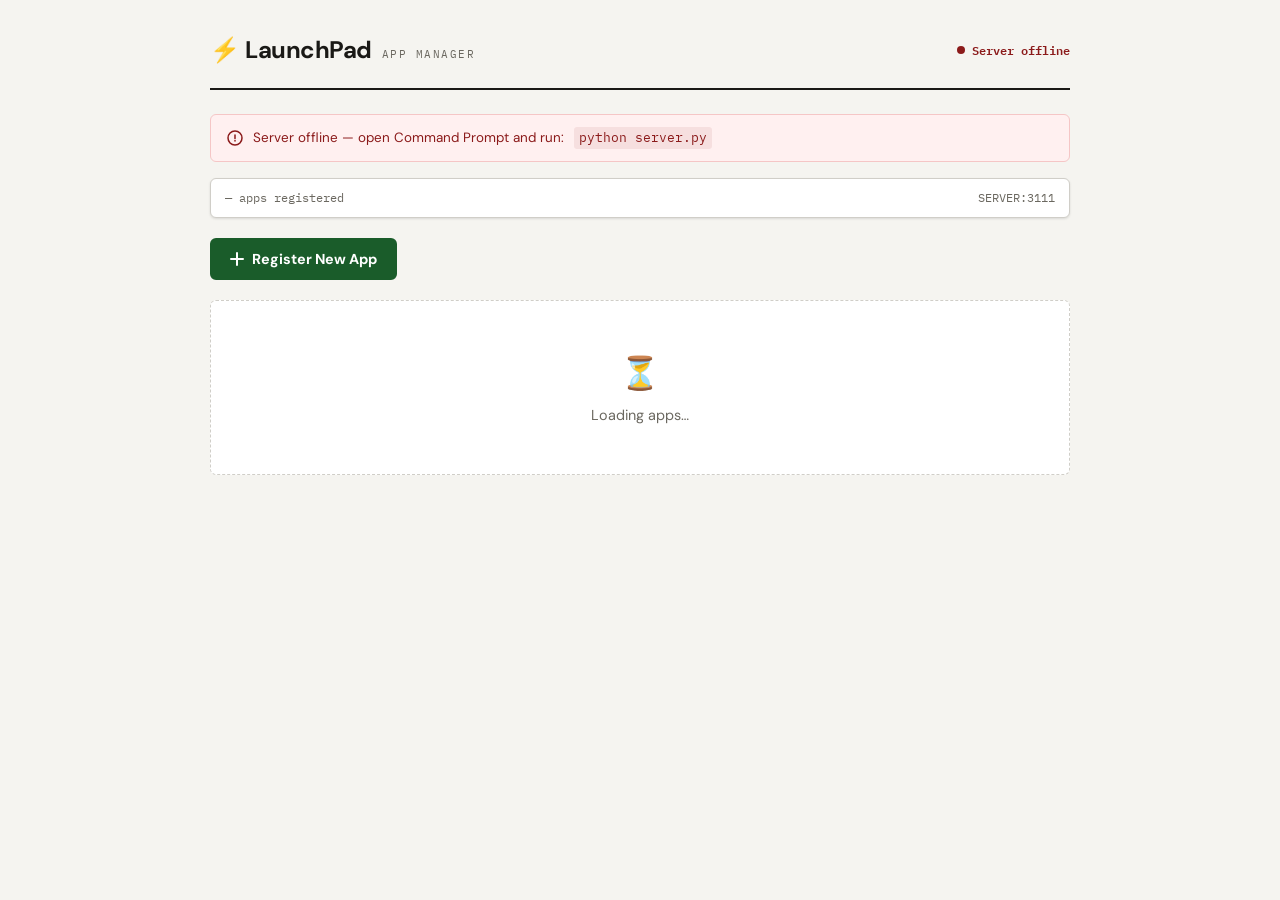
<file: other/index.html>
<!DOCTYPE html>
<html lang="en">
<head>
<meta charset="UTF-8">
<meta name="viewport" content="width=device-width, initial-scale=1.0">
<title>LaunchPad — App Manager</title>
<meta name="description" content="Manage and launch your local apps with one click.">
<style>
  @import url('https://fonts.googleapis.com/css2?family=IBM+Plex+Mono:wght@400;600&family=DM+Sans:wght@400;500;700&display=swap');

  :root {
    --bg:            #f5f4f0;
    --surface:       #ffffff;
    --border:        #d0cec8;
    --border-strong: #9a9690;
    --text:          #1a1916;
    --muted:         #6b6860;
    --accent:        #1a5c2a;
    --accent-fg:     #ffffff;
    --accent-hover:  #134820;
    --danger:        #8b1a1a;
    --danger-bg:     #fff0f0;
    --running:       #1a5c2a;
    --running-bg:    #f0fff4;
    --yellow:        #7a5c00;
    --yellow-bg:     #fffbeb;
    --mono:          'IBM Plex Mono', monospace;
    --sans:          'DM Sans', sans-serif;
    --radius:        6px;
    --shadow:        0 1px 3px rgba(0,0,0,0.08), 0 1px 2px rgba(0,0,0,0.04);
  }

  *, *::before, *::after { box-sizing: border-box; margin: 0; padding: 0; }

  body {
    font-family: var(--sans);
    background: var(--bg);
    color: var(--text);
    min-height: 100vh;
    font-size: 1rem;
    line-height: 1.5;
  }

  .skip-link {
    position: absolute; top: -999px; left: 0;
    background: var(--accent); color: var(--accent-fg);
    padding: 8px 16px; font-weight: 700; text-decoration: none;
    border-radius: 0 0 var(--radius) 0; z-index: 9999;
  }
  .skip-link:focus { top: 0; }

  :focus-visible {
    outline: 3px solid var(--accent);
    outline-offset: 2px;
    border-radius: var(--radius);
  }

  .wrapper { max-width: 900px; margin: 0 auto; padding: 32px 20px 80px; }

  header {
    display: flex; align-items: center; justify-content: space-between; gap: 16px;
    padding-bottom: 20px; border-bottom: 2px solid var(--text); margin-bottom: 24px;
  }

  .logo { display: flex; align-items: baseline; gap: 10px; }
  .logo h1 { font-size: 1.5rem; font-weight: 700; letter-spacing: -0.5px; color: var(--text); }
  .logo-tag { font-family: var(--mono); font-size: 0.7rem; color: var(--muted); text-transform: uppercase; letter-spacing: 1.5px; }

  .status-bar {
    display: flex; align-items: center; justify-content: space-between; gap: 12px;
    background: var(--surface); border: 1px solid var(--border); border-radius: var(--radius);
    padding: 10px 14px; margin-bottom: 20px; box-shadow: var(--shadow);
  }

  .status-pill { display: inline-flex; align-items: center; gap: 7px; font-family: var(--mono); font-size: 0.75rem; font-weight: 600; }
  .status-dot { width: 8px; height: 8px; border-radius: 50%; background: var(--border-strong); flex-shrink: 0; }
  .status-pill.online .status-dot { background: var(--running); animation: blink 2s infinite; }
  .status-pill.online { color: var(--running); }
  .status-pill.offline .status-dot { background: var(--danger); }
  .status-pill.offline { color: var(--danger); }

  @keyframes blink { 0%,100%{opacity:1} 60%{opacity:0.35} }

  .app-count { font-family: var(--mono); font-size: 0.75rem; color: var(--muted); }

  .btn-add {
    display: inline-flex; align-items: center; gap: 8px;
    padding: 10px 18px; background: var(--accent); color: var(--accent-fg);
    border: 2px solid var(--accent); border-radius: var(--radius);
    font-family: var(--sans); font-size: 0.9rem; font-weight: 700;
    cursor: pointer; transition: background 0.15s, border-color 0.15s; margin-bottom: 20px;
  }
  .btn-add:hover, .btn-add:focus-visible { background: var(--accent-hover); border-color: var(--accent-hover); outline: none; }

  .app-grid { display: grid; grid-template-columns: repeat(auto-fill, minmax(260px, 1fr)); gap: 12px; }

  .app-card {
    background: var(--surface); border: 1px solid var(--border); border-radius: var(--radius);
    padding: 16px; box-shadow: var(--shadow); display: flex; flex-direction: column; gap: 10px;
    transition: border-color 0.15s, box-shadow 0.15s; position: relative;
  }
  .app-card:hover { border-color: var(--border-strong); box-shadow: 0 2px 8px rgba(0,0,0,0.1); }
  .app-card.is-running { border-left: 3px solid var(--running); }

  .card-top { display: flex; align-items: flex-start; gap: 12px; }
  .app-icon { width: 40px; height: 40px; border-radius: var(--radius); background: var(--bg); border: 1px solid var(--border); display: flex; align-items: center; justify-content: center; font-size: 1.3rem; flex-shrink: 0; user-select: none; }
  .app-info { flex: 1; min-width: 0; }
  .app-name { font-size: 0.95rem; font-weight: 700; white-space: nowrap; overflow: hidden; text-overflow: ellipsis; color: var(--text); }

  .app-badge { display: inline-block; font-family: var(--mono); font-size: 0.62rem; font-weight: 600; text-transform: uppercase; letter-spacing: 0.8px; padding: 2px 6px; border-radius: 3px; margin-top: 3px; }
  .badge-node   { background: #e6f4ea; color: #1a5c2a; }
  .badge-python { background: var(--yellow-bg); color: var(--yellow); }
  .badge-other  { background: #eef; color: #334; }

  .running-badge { display: inline-flex; align-items: center; gap: 4px; font-family: var(--mono); font-size: 0.62rem; font-weight: 600; color: var(--running); background: var(--running-bg); border: 1px solid #b2dfca; border-radius: 3px; padding: 2px 6px; margin-left: 4px; }
  .running-badge::before { content: ''; width: 5px; height: 5px; border-radius: 50%; background: var(--running); animation: blink 1.5s infinite; }

  .card-meta { display: flex; flex-direction: column; gap: 4px; }
  .meta-row { display: flex; align-items: center; gap: 6px; font-family: var(--mono); font-size: 0.7rem; color: var(--muted); overflow: hidden; }
  .meta-row span { white-space: nowrap; overflow: hidden; text-overflow: ellipsis; }
  .meta-row svg { flex-shrink: 0; opacity: 0.5; }

  .card-actions { display: flex; gap: 6px; margin-top: 2px; }

  .btn-launch {
    flex: 1; padding: 8px 12px; background: var(--accent); color: var(--accent-fg);
    border: 2px solid var(--accent); border-radius: var(--radius);
    font-family: var(--sans); font-size: 0.82rem; font-weight: 700; cursor: pointer;
    display: flex; align-items: center; justify-content: center; gap: 5px;
    transition: background 0.15s, border-color 0.15s;
  }
  .btn-launch:hover, .btn-launch:focus-visible { background: var(--accent-hover); border-color: var(--accent-hover); outline: none; }
  .btn-launch:disabled { opacity: 0.55; cursor: wait; }
  .btn-launch.running { background: var(--running-bg); color: var(--running); border-color: #b2dfca; }
  .btn-launch.running:hover { background: #d4f0e0; border-color: var(--running); }

  .btn-sm { width: 34px; height: 34px; background: var(--bg); border: 1px solid var(--border); border-radius: var(--radius); color: var(--muted); cursor: pointer; display: flex; align-items: center; justify-content: center; transition: all 0.15s; flex-shrink: 0; }
  .btn-sm:hover, .btn-sm:focus-visible { background: var(--surface); border-color: var(--border-strong); color: var(--text); outline: none; }
  .btn-sm.danger:hover, .btn-sm.danger:focus-visible { background: var(--danger-bg); border-color: var(--danger); color: var(--danger); }

  .empty-state { grid-column: 1 / -1; text-align: center; padding: 48px 20px; color: var(--muted); border: 1px dashed var(--border); border-radius: var(--radius); background: var(--surface); }
  .empty-state p { font-size: 0.9rem; margin-top: 8px; }

  .overlay { position: fixed; inset: 0; background: rgba(26,25,22,0.55); z-index: 200; display: flex; align-items: center; justify-content: center; padding: 20px; opacity: 0; pointer-events: none; transition: opacity 0.18s; }
  .overlay.open { opacity: 1; pointer-events: all; }

  .modal { background: var(--surface); border: 1px solid var(--border-strong); border-radius: var(--radius); padding: 28px; width: 100%; max-width: 480px; box-shadow: 0 8px 32px rgba(0,0,0,0.18); transform: translateY(8px); transition: transform 0.18s; }
  .overlay.open .modal { transform: translateY(0); }

  .modal-header { display: flex; align-items: center; justify-content: space-between; margin-bottom: 20px; }
  .modal-header h2 { font-size: 1.1rem; font-weight: 700; }

  .btn-close { width: 28px; height: 28px; background: none; border: 1px solid var(--border); border-radius: var(--radius); cursor: pointer; display: flex; align-items: center; justify-content: center; color: var(--muted); transition: all 0.15s; }
  .btn-close:hover { background: var(--bg); color: var(--text); border-color: var(--border-strong); }

  .field { margin-bottom: 14px; }
  .field label { display: block; font-size: 0.8rem; font-weight: 700; margin-bottom: 5px; color: var(--text); }
  .field input, .field select { width: 100%; background: var(--bg); border: 1.5px solid var(--border); border-radius: var(--radius); padding: 9px 11px; color: var(--text); font-family: var(--mono); font-size: 0.82rem; outline: none; transition: border-color 0.15s; }
  .field input:focus, .field select:focus { border-color: var(--accent); background: var(--surface); }
  .field input::placeholder { color: var(--muted); }
  .field-hint { font-size: 0.72rem; color: var(--muted); margin-top: 4px; }

  .icon-picker { display: flex; gap: 6px; flex-wrap: wrap; margin-top: 4px; }
  .icon-opt { width: 38px; height: 38px; border-radius: var(--radius); border: 1.5px solid var(--border); background: var(--bg); font-size: 1.1rem; cursor: pointer; display: flex; align-items: center; justify-content: center; transition: all 0.12s; }
  .icon-opt:hover, .icon-opt.selected { border-color: var(--accent); background: #e6f4ea; }

  .modal-actions { display: flex; gap: 8px; margin-top: 20px; padding-top: 16px; border-top: 1px solid var(--border); }

  .btn-primary { flex: 2; padding: 10px 16px; background: var(--accent); color: var(--accent-fg); border: 2px solid var(--accent); border-radius: var(--radius); font-family: var(--sans); font-size: 0.88rem; font-weight: 700; cursor: pointer; transition: background 0.15s, border-color 0.15s; }
  .btn-primary:hover, .btn-primary:focus-visible { background: var(--accent-hover); border-color: var(--accent-hover); outline: none; }

  .btn-secondary { flex: 1; padding: 10px 16px; background: var(--surface); color: var(--text); border: 1.5px solid var(--border); border-radius: var(--radius); font-family: var(--sans); font-size: 0.88rem; font-weight: 600; cursor: pointer; transition: all 0.15s; }
  .btn-secondary:hover, .btn-secondary:focus-visible { border-color: var(--border-strong); background: var(--bg); outline: none; }

  .btn-danger-solid { flex: 1; padding: 10px 16px; background: var(--danger); color: #fff; border: 2px solid var(--danger); border-radius: var(--radius); font-family: var(--sans); font-size: 0.88rem; font-weight: 700; cursor: pointer; transition: opacity 0.15s; }
  .btn-danger-solid:hover { opacity: 0.88; }

  .confirm-body { text-align: center; }
  .confirm-body .confirm-icon { font-size: 2rem; margin-bottom: 10px; }
  .confirm-body h3 { font-size: 1rem; font-weight: 700; margin-bottom: 6px; }
  .confirm-body p { font-size: 0.82rem; color: var(--muted); font-family: var(--mono); margin-bottom: 4px; }

  .toast { position: fixed; bottom: 20px; left: 50%; transform: translateX(-50%) translateY(60px); background: var(--text); color: #fff; border-radius: var(--radius); padding: 10px 18px; font-size: 0.82rem; font-weight: 600; display: flex; align-items: center; gap: 8px; box-shadow: 0 4px 16px rgba(0,0,0,0.2); z-index: 999; transition: transform 0.25s cubic-bezier(0.34,1.56,0.64,1); max-width: calc(100vw - 40px); }
  .toast.show { transform: translateX(-50%) translateY(0); }

  .offline-banner { background: var(--danger-bg); border: 1px solid #f5c6c6; border-radius: var(--radius); padding: 12px 16px; font-size: 0.84rem; color: var(--danger); display: flex; align-items: center; gap: 10px; margin-bottom: 16px; }
  .offline-banner code { font-family: var(--mono); background: rgba(139,26,26,0.08); padding: 1px 5px; border-radius: 3px; font-size: 0.82rem; }

  @media (max-width: 480px) {
    header { flex-direction: column; align-items: flex-start; }
    .app-grid { grid-template-columns: 1fr; }
  }
</style>
</head>
<body>

<a href="#main" class="skip-link">Skip to content</a>
<div role="status" aria-live="polite" aria-atomic="true" id="liveRegion" style="position:absolute;width:1px;height:1px;overflow:hidden;clip:rect(0,0,0,0);"></div>

<div class="wrapper">
  <header role="banner">
    <div class="logo">
      <h1>⚡ LaunchPad</h1>
      <span class="logo-tag">App Manager</span>
    </div>
    <div class="status-pill" id="serverStatus" role="status" aria-label="Server status">
      <span class="status-dot" aria-hidden="true"></span>
      <span id="serverLabel">Checking…</span>
    </div>
  </header>

  <main id="main">
    <div id="offlineBanner" class="offline-banner" role="alert" hidden>
      <svg width="16" height="16" viewBox="0 0 16 16" fill="none" aria-hidden="true"><circle cx="8" cy="8" r="7" stroke="currentColor" stroke-width="1.5"/><path d="M8 5v3.5M8 10.5v.5" stroke="currentColor" stroke-width="1.5" stroke-linecap="round"/></svg>
      Server offline — open Command Prompt and run: <code>python server.py</code>
    </div>

    <div class="status-bar" aria-label="Dashboard summary">
      <span class="app-count" id="appCountLabel">— apps registered</span>
      <span style="font-size:0.72rem;color:var(--muted);font-family:var(--mono)">SERVER:3111</span>
    </div>

    <button class="btn-add" onclick="openModal()" aria-label="Register a new app">
      <svg width="14" height="14" viewBox="0 0 14 14" fill="none" aria-hidden="true"><path d="M7 1v12M1 7h12" stroke="currentColor" stroke-width="2" stroke-linecap="round"/></svg>
      Register New App
    </button>

    <div class="app-grid" id="appGrid" role="list" aria-label="Registered apps">
      <div class="empty-state" role="listitem">
        <div style="font-size:2rem" aria-hidden="true">⏳</div>
        <p>Loading apps…</p>
      </div>
    </div>
  </main>
</div>

<!-- Add / Edit Modal -->
<div class="overlay" id="overlay" role="dialog" aria-modal="true" aria-labelledby="modalTitle" onclick="handleOverlayClick(event)">
  <div class="modal">
    <div class="modal-header">
      <h2 id="modalTitle">Register App</h2>
      <button class="btn-close" onclick="closeModal()" aria-label="Close dialog">
        <svg width="12" height="12" viewBox="0 0 12 12" fill="none" aria-hidden="true"><path d="M1 1l10 10M11 1L1 11" stroke="currentColor" stroke-width="1.8" stroke-linecap="round"/></svg>
      </button>
    </div>

    <div class="field">
      <label for="f-name">App Name</label>
      <input type="text" id="f-name" placeholder="e.g. Reports Dashboard" autocomplete="off" />
    </div>
    <div class="field">
      <label for="f-type">App Type</label>
      <select id="f-type">
        <option value="node">Node.js / npm</option>
        <option value="python">Python</option>
        <option value="other">Other</option>
      </select>
    </div>
    <div class="field">
      <label for="f-path">Folder Path</label>
      <input type="text" id="f-path" placeholder="e.g. C:\Users\you\projects\my-app" autocomplete="off" />
      <div class="field-hint">Full path to the folder containing your app</div>
    </div>
    <div class="field">
      <label for="f-cmd">Start Command</label>
      <input type="text" id="f-cmd" placeholder="e.g. npm run start  or  python app.py" autocomplete="off" />
    </div>
    <div class="field">
      <label>Icon</label>
      <div class="icon-picker" id="iconPicker" role="radiogroup" aria-label="Choose an icon"></div>
    </div>

    <div class="modal-actions">
      <button class="btn-secondary" onclick="closeModal()">Cancel</button>
      <button class="btn-primary" onclick="saveApp()">Save App</button>
    </div>
  </div>
</div>

<!-- Confirm Delete Modal -->
<div class="overlay" id="confirmOverlay" role="dialog" aria-modal="true" aria-labelledby="confirmTitle">
  <div class="modal">
    <div class="confirm-body">
      <div class="confirm-icon" aria-hidden="true">🗑</div>
      <h3 id="confirmTitle">Remove this app?</h3>
      <p id="confirmMsg">This will remove the app from LaunchPad.</p>
      <p style="margin-top:4px;font-size:0.75rem;">Your actual files will not be deleted.</p>
    </div>
    <div class="modal-actions">
      <button class="btn-secondary" onclick="closeConfirm()">Keep it</button>
      <button class="btn-danger-solid" onclick="confirmDelete()">Remove</button>
    </div>
  </div>
</div>

<!-- Toast -->
<div class="toast" id="toast" role="presentation" aria-hidden="true">
  <span id="toastIcon" aria-hidden="true"></span>
  <span id="toastMsg"></span>
</div>

<script>
  const API   = 'http://localhost:3111/api';
  const ICONS = ['🚀','⚡','🔥','💻','🌐','🛠','📦','🐍','🤖','🧩','🎯','🔧','🌿','📡','🔑','💡'];

  let apps = [], editingId = null, deleteTargetId = null, selectedIcon = '🚀';

  async function checkServer() {
    try {
      const r = await fetch(`${API}/apps`, { signal: AbortSignal.timeout(2000) });
      if (r.ok) {
        document.getElementById('serverStatus').className = 'status-pill online';
        document.getElementById('serverLabel').textContent = 'Server online';
        document.getElementById('offlineBanner').hidden = true;
        return true;
      }
    } catch {}
    document.getElementById('serverStatus').className = 'status-pill offline';
    document.getElementById('serverLabel').textContent = 'Server offline';
    document.getElementById('offlineBanner').hidden = false;
    return false;
  }

  async function loadApps() {
    try {
      const r = await fetch(`${API}/apps`);
      apps = await r.json();
      renderApps();
    } catch {
      document.getElementById('appGrid').innerHTML = `
        <div class="empty-state" role="listitem">
          <div style="font-size:1.8rem" aria-hidden="true">🔴</div>
          <p>Cannot reach the server.<br>Open Command Prompt and run: <strong>python server.py</strong></p>
        </div>`;
    }
  }

  function renderApps() {
    const grid  = document.getElementById('appGrid');
    const count = apps.length;
    document.getElementById('appCountLabel').textContent =
      count === 0 ? 'No apps registered' : `${count} app${count !== 1 ? 's' : ''} registered`;

    if (!count) {
      grid.innerHTML = `<div class="empty-state" role="listitem"><div style="font-size:2rem" aria-hidden="true">🚀</div><p>No apps yet — click <strong>Register New App</strong> to add your first one.</p></div>`;
      return;
    }

    grid.innerHTML = apps.map(app => {
      const bc = app.type === 'node' ? 'badge-node' : app.type === 'python' ? 'badge-python' : 'badge-other';
      const bl = app.type === 'node' ? 'Node.js'   : app.type === 'python' ? 'Python'       : 'Other';
      return `
        <article class="app-card ${app.running ? 'is-running' : ''}" id="card-${app.id}" role="listitem" aria-label="${esc(app.name)}${app.running ? ', running' : ''}">
          <div class="card-top">
            <div class="app-icon" aria-hidden="true">${app.icon || '🚀'}</div>
            <div class="app-info">
              <div class="app-name">${esc(app.name)}</div>
              <span class="app-badge ${bc}">${bl}</span>
              ${app.running ? '<span class="running-badge">Running</span>' : ''}
            </div>
          </div>
          <div class="card-meta">
            <div class="meta-row" title="${esc(app.path)}">
              <svg width="11" height="11" viewBox="0 0 11 11" fill="none" aria-hidden="true"><path d="M1 2.5h3l1 1.5h5v6H1V2.5z" stroke="currentColor" stroke-width="1.2" stroke-linejoin="round"/></svg>
              <span>${esc(app.path)}</span>
            </div>
            <div class="meta-row" title="${esc(app.cmd)}">
              <svg width="11" height="11" viewBox="0 0 11 11" fill="none" aria-hidden="true"><path d="M2 3.5l2.5 2L2 7.5M5.5 7.5h3.5" stroke="currentColor" stroke-width="1.2" stroke-linecap="round" stroke-linejoin="round"/></svg>
              <span>${esc(app.cmd)}</span>
            </div>
          </div>
          <div class="card-actions">
            ${app.running
              ? `<button class="btn-launch running" onclick="stopApp('${app.id}')" aria-label="Mark ${esc(app.name)} as stopped">⏹ Mark Stopped</button>`
              : `<button class="btn-launch" onclick="launchApp('${app.id}')" aria-label="Launch ${esc(app.name)}">▶ Launch</button>`
            }
            <button class="btn-sm" onclick="openModal('${app.id}')" aria-label="Edit ${esc(app.name)}" title="Edit">
              <svg width="13" height="13" viewBox="0 0 13 13" fill="none" aria-hidden="true"><path d="M9.5 1.5l2 2-7 7H2.5v-2l7-7z" stroke="currentColor" stroke-width="1.3" stroke-linejoin="round"/></svg>
            </button>
            <button class="btn-sm danger" onclick="askDelete('${app.id}')" aria-label="Remove ${esc(app.name)}" title="Remove">
              <svg width="13" height="13" viewBox="0 0 13 13" fill="none" aria-hidden="true"><path d="M2 3.5h9M5 3.5V2h3v1.5M4 3.5l.5 7h4l.5-7" stroke="currentColor" stroke-width="1.3" stroke-linecap="round" stroke-linejoin="round"/></svg>
            </button>
          </div>
        </article>`;
    }).join('');
  }

  async function launchApp(id) {
    const btn = document.querySelector(`#card-${id} .btn-launch`);
    if (btn) { btn.disabled = true; btn.textContent = 'Launching…'; }
    try {
      const r    = await fetch(`${API}/launch/${id}`, { method: 'POST' });
      const data = await r.json();
      if (data.ok) { showToast('▶️', `${data.message} — check the new cmd window`); await loadApps(); }
      else { showToast('❌', data.error || 'Launch failed'); if (btn) { btn.disabled = false; btn.textContent = '▶ Launch'; } }
    } catch {
      showToast('❌', 'Cannot reach server — is server.py running?');
      if (btn) { btn.disabled = false; btn.textContent = '▶ Launch'; }
    }
  }

  async function stopApp(id) {
    await fetch(`${API}/stop/${id}`, { method: 'POST' });
    showToast('⏹', 'Marked as stopped — close the cmd window to fully stop');
    await loadApps();
  }

  function buildIconPicker() {
    document.getElementById('iconPicker').innerHTML = ICONS.map(ic => `
      <button type="button" class="icon-opt ${ic===selectedIcon?'selected':''}"
        onclick="selectIcon('${ic}')" aria-label="${ic}"
        aria-pressed="${ic===selectedIcon}">${ic}</button>`).join('');
  }

  function selectIcon(ic) {
    selectedIcon = ic;
    document.querySelectorAll('.icon-opt').forEach(el => {
      const a = el.textContent.trim() === ic;
      el.classList.toggle('selected', a);
      el.setAttribute('aria-pressed', a);
    });
  }

  function openModal(id = null) {
    editingId = id;
    const app = id ? apps.find(a => a.id === id) : null;
    document.getElementById('modalTitle').textContent = id ? 'Edit App' : 'Register App';
    document.getElementById('f-name').value = app?.name || '';
    document.getElementById('f-type').value = app?.type || 'node';
    document.getElementById('f-path').value = app?.path || '';
    document.getElementById('f-cmd').value  = app?.cmd  || '';
    selectedIcon = app?.icon || '🚀';
    buildIconPicker();
    document.getElementById('overlay').classList.add('open');
    setTimeout(() => document.getElementById('f-name').focus(), 50);
  }

  function closeModal() { document.getElementById('overlay').classList.remove('open'); editingId = null; }
  function handleOverlayClick(e) { if (e.target === document.getElementById('overlay')) closeModal(); }

  async function saveApp() {
    const name = document.getElementById('f-name').value.trim();
    const type = document.getElementById('f-type').value;
    const path = document.getElementById('f-path').value.trim();
    const cmd  = document.getElementById('f-cmd').value.trim();
    if (!name || !path || !cmd) { showToast('⚠️', 'Please fill in all fields'); return; }
    const payload = { name, type, path, cmd, icon: selectedIcon };
    if (editingId) {
      await fetch(`${API}/apps/${editingId}`, { method: 'PUT', headers: {'Content-Type':'application/json'}, body: JSON.stringify(payload) });
      showToast('✏️', 'App updated');
    } else {
      await fetch(`${API}/apps`, { method: 'POST', headers: {'Content-Type':'application/json'}, body: JSON.stringify(payload) });
      showToast('✅', `${name} registered`);
    }
    closeModal();
    await loadApps();
  }

  function askDelete(id) {
    deleteTargetId = id;
    const app = apps.find(a => a.id === id);
    document.getElementById('confirmMsg').textContent = `"${app.name}" will be removed from LaunchPad.`;
    document.getElementById('confirmOverlay').classList.add('open');
    setTimeout(() => document.getElementById('confirmOverlay').querySelector('.btn-secondary').focus(), 50);
  }

  function closeConfirm() { document.getElementById('confirmOverlay').classList.remove('open'); deleteTargetId = null; }

  async function confirmDelete() {
    await fetch(`${API}/apps/${deleteTargetId}`, { method: 'DELETE' });
    showToast('🗑', 'App removed');
    closeConfirm();
    await loadApps();
  }

  let toastTimer;
  function showToast(icon, msg) {
    clearTimeout(toastTimer);
    document.getElementById('toastIcon').textContent = icon;
    document.getElementById('toastMsg').textContent  = msg;
    document.getElementById('liveRegion').textContent = msg;
    document.getElementById('toast').classList.add('show');
    toastTimer = setTimeout(() => {
      document.getElementById('toast').classList.remove('show');
      document.getElementById('liveRegion').textContent = '';
    }, 4000);
  }

  document.addEventListener('keydown', e => {
    if (e.key === 'Escape') { closeModal(); closeConfirm(); }
  });

  function esc(str) {
    return String(str).replace(/&/g,'&amp;').replace(/</g,'&lt;').replace(/>/g,'&gt;').replace(/"/g,'&quot;');
  }

  (async () => {
    const online = await checkServer();
    if (online) await loadApps();
  })();

  setInterval(async () => {
    const online = await checkServer();
    if (online) await loadApps();
  }, 10000);
</script>
</body>
</html>
</file>
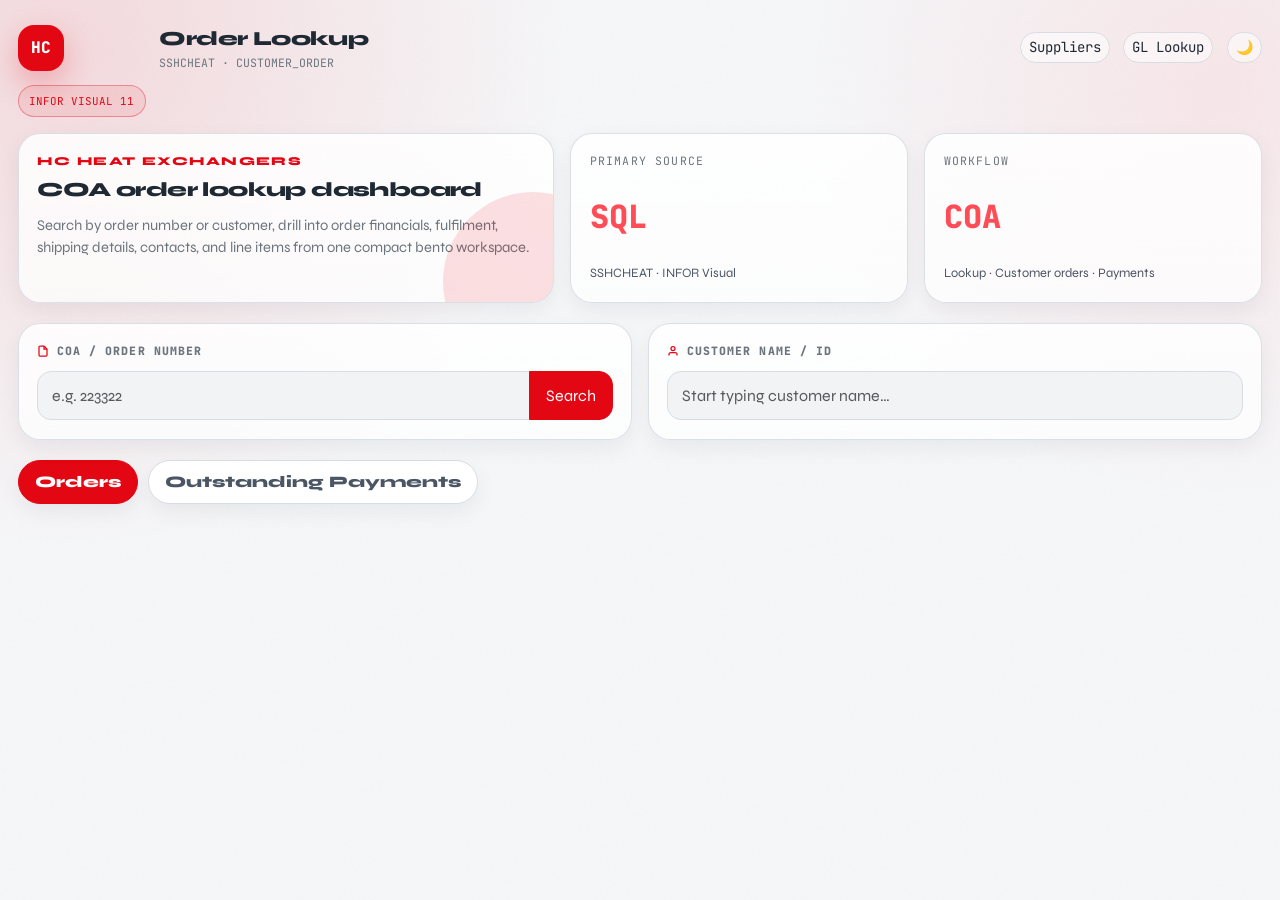
<file: templates/index.html>
<!DOCTYPE html>
<html lang="en">
<head>
<meta charset="UTF-8" />
<meta name="viewport" content="width=device-width, initial-scale=1.0" />
<title>COA Order Lookup — HC Heat Exchangers</title>

<link rel="preconnect" href="https://fonts.googleapis.com">
<link rel="preconnect" href="https://fonts.gstatic.com" crossorigin>
<link href="https://fonts.googleapis.com/css2?family=Syne:wght@400;500;600;700;800&family=JetBrains+Mono:wght@300;400;500&display=swap" rel="stylesheet">
<link href="https://cdn.jsdelivr.net/npm/bootstrap@5.3.3/dist/css/bootstrap.min.css" rel="stylesheet">

<style>
  :root {
    --base:#f5f6f8;
    --surface:#ffffff;
    --surface2:#f1f3f5;
    --surface3:#e9ecef;
    --border:#d8dde3;
    --accent:#e30613;
    --highlight:#ff4d57;
    --muted:#6c757d;
    --text:#1f2933;
    --text-dim:#4b5563;
    --shadow:0 14px 40px rgba(15,23,42,.08);
    --shadow-sm:0 8px 22px rgba(15,23,42,.06);
    --radius:22px;

    --status-open:#2e7d32; --status-open-bg:#e9f5ec;
    --status-closed:#6c757d; --status-closed-bg:#f1f3f5;
    --status-backorder:#c77700; --status-backorder-bg:#fff4e5;
    --status-shipped:#0077b6; --status-shipped-bg:#e6f4fa;
    --status-invoiced:#6a1b9a; --status-invoiced-bg:#f3e8fb;
    --status-hold:#b00020; --status-hold-bg:#fdebec;
    --status-cancelled:#8d6e63; --status-cancelled-bg:#f5f0ed;
    --status-quote:#005f73; --status-quote-bg:#e6f3f6;
    --status-picked:#2d6a4f; --status-picked-bg:#e8f5ee;
    --status-complete:#059669; --status-complete-bg:#ecfdf5;
    --status-unknown:#adb5bd; --status-unknown-bg:#f8f9fa;
  }

  [data-theme="dark"] {
    --base:#0b0d10;
    --surface:#15181d;
    --surface2:#1f242b;
    --surface3:#2a313a;
    --border:#343b45;
    --muted:#9ca3af;
    --text:#f3f4f6;
    --text-dim:#cbd5e1;
    --shadow:0 18px 50px rgba(0,0,0,.34);
    --shadow-sm:0 10px 28px rgba(0,0,0,.24);

    --status-open-bg:#0d2318; --status-closed-bg:#1a1a22; --status-backorder-bg:#261508;
    --status-shipped-bg:#071d27; --status-invoiced-bg:#160d24; --status-hold-bg:#260808;
    --status-cancelled-bg:#1c1208; --status-quote-bg:#071519; --status-picked-bg:#071c12;
    --status-complete-bg:#062e1a; --status-unknown-bg:#1c1917;
  }

  * { box-sizing:border-box; }
  body {
    margin:0;
    min-height:100vh;
    background:
      radial-gradient(circle at 5% 5%, rgba(227,6,19,.12), transparent 34%),
      radial-gradient(circle at 95% 10%, rgba(255,77,87,.10), transparent 28%),
      var(--base);
    color:var(--text);
    font-family:'Syne', sans-serif;
  }
  body::before {
    content:''; position:fixed; inset:0; pointer-events:none; opacity:.38; z-index:0;
    background-image:url("data:image/svg+xml,%3Csvg viewBox='0 0 256 256' xmlns='http://www.w3.org/2000/svg'%3E%3Cfilter id='noise'%3E%3CfeTurbulence type='fractalNoise' baseFrequency='.85' numOctaves='3' stitchTiles='stitch'/%3E%3C/filter%3E%3Crect width='100%25' height='100%25' filter='url(%23noise)' opacity='.04'/%3E%3C/svg%3E");
  }

  .app { position:relative; z-index:1; max-width:1320px; margin:0 auto; padding:24px 18px 80px; }
  .mono, .topbar-sub, .topbar-badge, .search-label, .section-heading, .badge, .dr-value, .td-mono { font-family:'JetBrains Mono', monospace; }

  .topbar {
    display:grid; grid-template-columns:auto 1fr auto auto auto; gap:.85rem; align-items:center;
    margin-bottom:1rem;
  }
  .logo-mark { width:46px; height:46px; border-radius:16px; background:var(--accent); color:#fff; display:grid; place-items:center; font-weight:800; box-shadow:0 12px 30px rgba(227,6,19,.25); }
  .topbar-title { font-size:1.25rem; font-weight:800; letter-spacing:-.03em; }
  .topbar-sub { color:var(--muted); font-size:.72rem; }
  .topbar-spacer { display:none; }
  .topbar-badge { color:var(--accent); border:1px solid rgba(227,6,19,.35); background:rgba(227,6,19,.08); padding:.43rem .65rem; border-radius:999px; font-size:.68rem; white-space:nowrap; }

  .btn-soft, .print-btn {
    background:rgba(255,255,255,.55); color:var(--text); border:1px solid var(--border);
    border-radius:999px; backdrop-filter:blur(10px);
  }
  [data-theme="dark"] .btn-soft, [data-theme="dark"] .print-btn { background:rgba(31,36,43,.7); }
  .btn-soft:hover, .print-btn:hover { border-color:var(--accent); color:var(--accent); }

  .hero-bento {
    display:grid; grid-template-columns:1.35fr .85fr .85fr; gap:1rem; margin-bottom:1.25rem;
  }
  .bento-card, .search-card, .order-card, .payment-card, .customer-banner {
    background:linear-gradient(180deg, rgba(255,255,255,.86), rgba(255,255,255,.72));
    border:1px solid rgba(216,221,227,.9); border-radius:var(--radius); color:var(--text); box-shadow:var(--shadow-sm);
  }
  [data-theme="dark"] .bento-card, [data-theme="dark"] .search-card, [data-theme="dark"] .order-card, [data-theme="dark"] .payment-card, [data-theme="dark"] .customer-banner {
    background:linear-gradient(180deg, rgba(21,24,29,.92), rgba(21,24,29,.78));
    border-color:var(--border);
  }
  .hero-card { padding:1.35rem; min-height:170px; position:relative; overflow:hidden; }
  .hero-card::after { content:''; position:absolute; right:-70px; bottom:-70px; width:180px; height:180px; border-radius:50%; background:rgba(227,6,19,.12); }
  .hero-kicker { color:var(--accent); font-size:.75rem; text-transform:uppercase; letter-spacing:.12em; font-weight:800; margin-bottom:.45rem; }
  .hero-title { font-size:clamp(1.55rem, 3vw, 2.7rem); font-weight:800; line-height:.98; letter-spacing:-.06em; margin:0; }
  .hero-text { color:var(--muted); max-width:620px; margin-top:.8rem; font-size:.92rem; }
  .mini-metric { padding:1.2rem; min-height:170px; display:flex; flex-direction:column; justify-content:space-between; }
  .mini-label { color:var(--muted); font-size:.72rem; text-transform:uppercase; letter-spacing:.1em; font-family:'JetBrains Mono', monospace; }
  .mini-value { font-size:2rem; font-weight:800; color:var(--highlight); line-height:1; font-family:'JetBrains Mono', monospace; }
  .mini-note { color:var(--text-dim); font-size:.8rem; }

  .search-panel { display:grid; grid-template-columns:1fr 1fr; gap:1rem; margin-bottom:1.25rem; }
  .search-card { padding:1.15rem; position:relative; box-shadow:var(--shadow-sm); }
  .search-label, .section-heading, .bc-title { color:var(--muted); text-transform:uppercase; letter-spacing:.095em; font-size:.72rem; font-weight:800; margin-bottom:.72rem; display:flex; align-items:center; gap:.45rem; }
  .search-label svg, .bc-title svg { color:var(--accent); }
  .search-input { background:var(--surface2); border-color:var(--border); color:var(--text); border-radius:14px; padding:.72rem .85rem; }
  .search-input:focus { background:var(--surface); border-color:var(--accent); box-shadow:0 0 0 .2rem rgba(227,6,19,.15); color:var(--text); }
  .search-btn, .btn-hc { background:var(--accent); color:#fff; border:1px solid var(--accent); border-radius:14px; }
  .search-btn:hover, .btn-hc:hover { background:var(--highlight); border-color:var(--highlight); color:#fff; }

  .live-results { position:absolute; top:calc(100% + 8px); left:0; right:0; background:var(--surface); border:1px solid var(--border); border-radius:16px; z-index:1000; max-height:280px; overflow:auto; box-shadow:var(--shadow); display:none; }
  .live-results.open { display:block; }
  .live-result-item { padding:.8rem 1rem; cursor:pointer; border-bottom:1px solid var(--border); display:flex; gap:.75rem; align-items:center; }
  .live-result-item:hover { background:var(--surface2); }
  .lri-id { color:var(--accent); min-width:58px; font-family:'JetBrains Mono', monospace; font-size:.78rem; }
  .lri-name { flex:1; font-weight:800; font-size:.9rem; }
  .lri-city { color:var(--muted); font-size:.75rem; }

  .tabs { display:flex; gap:.6rem; margin-bottom:1.15rem; }
  .tab { padding:.58rem 1rem; background:var(--surface); border:1px solid var(--border); border-radius:999px; cursor:pointer; color:var(--text-dim); font-weight:800; box-shadow:var(--shadow-sm); }
  .tab.active { background:var(--accent); color:#fff; border-color:var(--accent); }

  .breadcrumb { display:none; align-items:center; gap:.5rem; margin-bottom:1rem; color:var(--muted); font-size:.82rem; font-family:'JetBrains Mono', monospace; }
  .breadcrumb.visible { display:flex; }
  .bc-item { cursor:pointer; } .bc-item:hover { color:var(--accent); } .bc-item.active { color:var(--text); cursor:default; }
  .bc-sep { color:var(--border); }

  #customer-orders-section, #order-detail-section, #outstanding-payments-section { display:none; }
  .orders-grid { display:grid; grid-template-columns:repeat(12,1fr); gap:1rem; grid-auto-flow:dense; }
  .order-card { grid-column:span 4; min-height:160px; padding:1.05rem 1.1rem; transition:.16s ease; cursor:pointer; position:relative; overflow:hidden; }
  .order-card:nth-child(6n+1) { grid-column:span 5; grid-row:span 2; min-height:260px; }
  .order-card:nth-child(6n+2), .order-card:nth-child(6n+5) { grid-column:span 3; }
  .order-card:hover { transform:translateY(-3px); border-color:var(--accent); box-shadow:var(--shadow); }
  .order-card::after { content:''; position:absolute; right:-48px; bottom:-48px; width:120px; height:120px; border-radius:50%; background:rgba(227,6,19,.08); pointer-events:none; }
  .payments-grid { display:grid; grid-template-columns:repeat(auto-fill,minmax(360px,1fr)); gap:1rem; }
  .payment-card { padding:1.1rem; }

  .oc-top, .pc-top { display:flex; justify-content:space-between; align-items:flex-start; gap:1rem; margin-bottom:.75rem; position:relative; z-index:1; }
  .oc-id, .pc-id, .detail-order-id, .kpi-val, .cb-stat-val { color:var(--highlight); font-family:'JetBrains Mono', monospace; }
  .oc-id, .pc-id { font-size:1.15rem; font-weight:800; }
  .oc-po, .pc-customer, .oc-meta, .pc-meta, .kpi-lbl, .dr-label { color:var(--muted); font-size:.78rem; }
  .oc-row, .pc-row, .data-row { display:flex; justify-content:space-between; align-items:baseline; gap:1rem; position:relative; z-index:1; }
  .oc-value, .pc-value { color:var(--highlight); font-family:'JetBrains Mono', monospace; }
  .progress-bar { height:7px; background:var(--border); border-radius:999px; margin-top:.85rem; overflow:hidden; position:relative; z-index:1; }
  .progress-fill, .gauge-fill { height:100%; background:linear-gradient(90deg,var(--accent),var(--highlight)); }

  .customer-banner { display:none; padding:1rem 1.25rem; margin-bottom:1.25rem; align-items:center; gap:1rem; box-shadow:var(--shadow-sm); }
  .customer-banner.visible { display:flex; }
  .cb-avatar { width:46px; height:46px; border-radius:16px; background:linear-gradient(135deg,var(--accent),var(--highlight)); color:#fff; display:grid; place-items:center; font-weight:800; box-shadow:0 12px 30px rgba(227,6,19,.2); }
  .cb-name { font-weight:800; font-size:1rem; } .cb-id { color:var(--accent); font-family:'JetBrains Mono', monospace; font-size:.75rem; } .cb-meta { color:var(--muted); font-size:.78rem; }
  .cb-stats { margin-left:auto; display:flex; gap:1.5rem; } .cb-stat { text-align:right; } .cb-stat-lbl { color:var(--muted); font-size:.7rem; }

  .detail-header { display:grid; grid-template-columns:1fr auto; gap:1rem; align-items:start; margin-bottom:1rem; }
  .detail-order-id { font-size:2.4rem; font-weight:800; line-height:1; letter-spacing:-.06em; } .detail-customer { color:var(--text-dim); margin-top:.4rem; }
  .detail-actions { display:flex; gap:.5rem; align-items:center; }
  .print-btn { padding:.5rem .8rem; display:inline-flex; gap:.4rem; align-items:center; }

  .bento { display:grid; grid-template-columns:repeat(12,1fr); gap:1rem; margin-bottom:1rem; grid-auto-flow:dense; }
  .bento-card { padding:1.15rem; box-shadow:var(--shadow-sm); position:relative; overflow:hidden; }
  .bento-card.feature { background:linear-gradient(135deg, rgba(227,6,19,.12), rgba(255,255,255,.74)); }
  [data-theme="dark"] .bento-card.feature { background:linear-gradient(135deg, rgba(227,6,19,.18), rgba(21,24,29,.85)); }
  .span-3{grid-column:span 3}.span-4{grid-column:span 4}.span-5{grid-column:span 5}.span-6{grid-column:span 6}.span-7{grid-column:span 7}.span-8{grid-column:span 8}.span-12{grid-column:span 12}
  .kpi-val { font-size:1.55rem; font-weight:800; } .data-row { border-bottom:1px solid var(--border); padding:.48rem 0; } .data-row:last-child { border-bottom:0; }
  .dr-value { color:var(--text); text-align:right; font-size:.82rem; }
  .gauge-top,.gauge-sub { display:flex; justify-content:space-between; } .gauge-label,.gauge-sub span { color:var(--muted); font-size:.78rem; } .gauge-pct { color:var(--highlight); font-family:'JetBrains Mono', monospace; font-weight:800; } .gauge-bar { height:8px; background:var(--border); border-radius:999px; overflow:hidden; }

  .table-wrap { overflow-x:auto; }
  table { width:100%; border-collapse:collapse; font-size:.82rem; } th { color:var(--muted); font-size:.7rem; text-transform:uppercase; letter-spacing:.06em; padding:.7rem; white-space:nowrap; } td { padding:.78rem .7rem; border-top:1px solid var(--border); color:var(--text-dim); vertical-align:middle; } tbody tr:hover td { background:rgba(227,6,19,.04); color:var(--text); } .td-accent{ color:var(--highlight)!important; font-family:'JetBrains Mono', monospace; } .td-dim{ color:var(--muted)!important; }

  .badge { display:inline-flex; align-items:center; gap:.35rem; padding:.32rem .65rem; border-radius:999px; font-size:.72rem; font-weight:800; white-space:nowrap; }
  .badge::before { content:''; width:6px; height:6px; border-radius:50%; background:currentColor; }
  .status-open{background:var(--status-open-bg);color:#198754;border:1px solid var(--status-open)} .status-closed{background:var(--status-closed-bg);color:#6c757d;border:1px solid var(--status-closed)} .status-backorder{background:var(--status-backorder-bg);color:#c77700;border:1px solid var(--status-backorder)} .status-shipped{background:var(--status-shipped-bg);color:#0077b6;border:1px solid var(--status-shipped)} .status-invoiced{background:var(--status-invoiced-bg);color:#6a1b9a;border:1px solid var(--status-invoiced)} .status-hold{background:var(--status-hold-bg);color:#b00020;border:1px solid var(--status-hold)} .status-cancelled{background:var(--status-cancelled-bg);color:#8d6e63;border:1px solid var(--status-cancelled)} .status-quote{background:var(--status-quote-bg);color:#005f73;border:1px solid var(--status-quote)} .status-picked{background:var(--status-picked-bg);color:#2d6a4f;border:1px solid var(--status-picked)} .status-complete{background:var(--status-complete-bg);color:#059669;border:1px solid var(--status-complete)} .status-unknown{background:var(--status-unknown-bg);color:var(--muted);border:1px solid var(--status-unknown)}

  .state-panel { display:none; padding:3rem 1rem; text-align:center; color:var(--muted); } .state-panel.visible{display:block} .state-icon{font-size:2rem; opacity:.65; margin-bottom:.75rem} .state-panel strong{display:block; color:var(--text-dim); margin-bottom:.25rem}
  .spinner { display:inline-block; width:20px; height:20px; border:2px solid var(--border); border-top-color:var(--accent); border-radius:50%; animation:spin .75s linear infinite; } @keyframes spin{to{transform:rotate(360deg)}}
  .fade-in { animation:fadeUp .25s ease both; } @keyframes fadeUp{from{opacity:0;transform:translateY(8px)}to{opacity:1;transform:translateY(0)}}
  .no-lines { padding:1.5rem; text-align:center; color:var(--muted); font-family:'JetBrains Mono', monospace; }

  @media(max-width:1050px) { .hero-bento{grid-template-columns:1fr 1fr}.hero-card{grid-column:span 2}.order-card,.order-card:nth-child(n){grid-column:span 6;grid-row:span 1;min-height:170px}.span-3,.span-4,.span-5,.span-6,.span-7,.span-8{grid-column:span 6} }
  @media(max-width:760px) { .topbar{grid-template-columns:auto 1fr auto;}.topbar-badge{grid-column:1/-1;width:max-content}.hero-bento,.search-panel{grid-template-columns:1fr}.hero-card{grid-column:auto}.order-card,.order-card:nth-child(n),.span-3,.span-4,.span-5,.span-6,.span-7,.span-8{grid-column:span 12}.detail-header{grid-template-columns:1fr}.customer-banner{align-items:flex-start}.cb-stats{margin-left:0}.payments-grid{grid-template-columns:1fr} }
  @media(max-width:560px) { .app{padding:16px 12px 60px}.customer-banner{display:none!important}.detail-actions{align-items:flex-start;flex-direction:column}.mini-metric{min-height:130px}.hero-card{min-height:auto}.hero-title{font-size:1.65rem} }

  @media print {
    .topbar,.breadcrumb,.print-btn,.theme-toggle,.search-panel,.tabs,.hero-bento{display:none!important} body{background:#fff!important;color:#000!important} .app{max-width:none;padding:0} .bento{display:block!important} .bento-card{break-inside:avoid;margin-bottom:1rem;background:#fff!important;border:1px solid #ccc!important;box-shadow:none!important} .badge{background:#f5f5f5!important;color:#000!important;border:1px solid #ccc!important} @page{margin:1cm;size:A4}
  }
</style>
</head>
<body>
<div class="app container-fluid">
  <header class="topbar">
    <div class="logo-mark mono">HC</div>
    <div>
      <div class="topbar-title">Order Lookup</div>
      <div class="topbar-sub">SSHCHEAT · CUSTOMER_ORDER</div>
    </div>
    <button id="suppliers-btn" class="btn btn-soft btn-sm mono" onclick="window.location.href='/suppliers/dashboard'">Suppliers</button>
    <button id="gl-lookup-btn" class="btn btn-soft btn-sm mono" onclick="window.location.href='/gl'">GL Lookup</button>
    <button id="theme-toggle" class="btn btn-soft btn-sm theme-toggle" type="button">🌙</button>
    <div class="topbar-badge">INFOR VISUAL 11</div>
  </header>

  <section class="hero-bento">
    <div class="bento-card hero-card">
      <div class="hero-kicker">HC Heat Exchangers</div>
      <h1 class="topbar-title">COA order lookup dashboard</h1>
      <p class="hero-text mb-0">Search by order number or customer, drill into order financials, fulfilment, shipping details, contacts, and line items from one compact bento workspace.</p>
    </div>
    <div class="bento-card mini-metric">
      <div class="mini-label">Primary Source</div>
      <div class="mini-value">SQL</div>
      <div class="mini-note">SSHCHEAT · INFOR Visual</div>
    </div>
    <div class="bento-card mini-metric">
      <div class="mini-label">Workflow</div>
      <div class="mini-value">COA</div>
      <div class="mini-note">Lookup · Customer orders · Payments</div>
    </div>
  </section>

  <section class="search-panel">
    <div class="search-card">
      <div class="search-label">
        <svg width="12" height="12" viewBox="0 0 24 24" fill="none" stroke="currentColor" stroke-width="2.5"><path d="M14 2H6a2 2 0 0 0-2 2v16a2 2 0 0 0 2 2h12a2 2 0 0 0 2-2V8z"/><polyline points="14 2 14 8 20 8"/></svg>
        COA / Order Number
      </div>
      <div class="input-group">
        <input type="text" id="coa-input" class="form-control search-input" placeholder="e.g. 223322" autocomplete="off" />
        <button class="btn search-btn px-3" onclick="lookupCOA()" type="button">Search</button>
      </div>
    </div>
    <div class="search-card">
      <div class="search-label">
        <svg width="12" height="12" viewBox="0 0 24 24" fill="none" stroke="currentColor" stroke-width="2.5"><path d="M20 21v-2a4 4 0 0 0-4-4H8a4 4 0 0 0-4 4v2"/><circle cx="12" cy="7" r="4"/></svg>
        Customer Name / ID
      </div>
      <div class="position-relative">
        <input type="text" id="customer-input" class="form-control search-input" placeholder="Start typing customer name…" autocomplete="off" />
        <div class="live-results" id="live-results"></div>
      </div>
    </div>
  </section>

  <nav class="tabs">
    <div class="tab active" data-tab="orders">Orders</div>
    <div class="tab" data-tab="outstanding">Outstanding Payments</div>
  </nav>

  <div class="breadcrumb" id="breadcrumb"></div>
  <div class="customer-banner" id="customer-banner"></div>

  <div class="state-panel" id="loading-state"><div class="state-icon"><span class="spinner"></span></div><strong>Fetching data…</strong>Querying SSHCHEAT</div>
  <div class="state-panel" id="error-state"><div class="state-icon">⚠</div><strong id="error-msg">Something went wrong</strong>Check the order number or try a different search.</div>
  <div class="state-panel" id="empty-state"><div class="state-icon">○</div><strong>No records found</strong>No matching data was returned.</div>

  <section id="customer-orders-section">
    <div class="section-heading">Orders</div>
    <div class="orders-grid" id="orders-grid"></div>
  </section>

  <section id="order-detail-section"></section>

  <section id="outstanding-payments-section">
    <div class="section-heading">Outstanding Payments</div>
    <div class="search-panel">
      <div class="search-card">
          <div class="search-label">Date From</div>
          <input type="date" id="date-from" class="form-control search-input" />
      </div>
      <div class="search-card">
          <div class="search-label">Date To</div>
          <div class="input-group">
            <input type="date" id="date-to" class="form-control search-input" />
            <button class="btn search-btn" onclick="loadOutstandingPayments()" type="button">Search</button>
          </div>
      </div>
    </div>
    <div class="payments-grid" id="payments-grid"></div>
  </section>
</div>

<script src="https://cdn.jsdelivr.net/npm/bootstrap@5.3.3/dist/js/bootstrap.bundle.min.js"></script>
<script>

// ── State ──────────────────────────────────────────────
let state = {
  mode: 'idle', // idle | customer-orders | order-detail | outstanding
  customerId: null,
  customerName: null,
  customerCity: null,
  customerRep: null,
  orders: [],
};

// ── Utilities ──────────────────────────────────────────
function show(id)   { document.getElementById(id).style.display = 'block'; }
function hide(id)   { document.getElementById(id).style.display = 'none'; }
function showClass(id, cls) { document.getElementById(id).classList.add(cls); }
function hideClass(id, cls) { document.getElementById(id).classList.remove(cls); }

function showLoading() {
  hideAll();
  document.getElementById('loading-state').classList.add('visible');
}
function hideAll() {
  ['loading-state','error-state','empty-state'].forEach(id => {
    document.getElementById(id).classList.remove('visible');
  });
  document.getElementById('customer-orders-section').style.display = 'none';
  document.getElementById('order-detail-section').style.display   = 'none';
  document.getElementById('outstanding-payments-section').style.display = 'none';
}
function showError(msg) {
  hideAll();
  document.getElementById('error-msg').textContent = msg;
  document.getElementById('error-state').classList.add('visible');
}

// ── Breadcrumb ─────────────────────────────────────────
function setBreadcrumb(items) {
  const el = document.getElementById('breadcrumb');
  if (!items.length) { el.classList.remove('visible'); return; }
  el.classList.add('visible');
  el.innerHTML = items.map((item, i) => {
    const isLast = i === items.length - 1;
    const sep = i > 0 ? '<span class="bc-sep">›</span>' : '';
    const cls = isLast ? 'bc-item active' : 'bc-item';
    const click = item.action ? `onclick="${item.action}"` : '';
    return `${sep}<span class="${cls}" ${click}>${item.label}</span>`;
  }).join('');
}

// ── COA Lookup ─────────────────────────────────────────
async function lookupCOA(id) {
  const orderId = id || document.getElementById('coa-input').value.trim();
  if (!orderId) return;
  showLoading();
  try {
    const res = await fetch(`/api/order/${encodeURIComponent(orderId)}`);
    if (!res.ok) { showError(`Order "${orderId}" not found.`); return; }
    const data = await res.json();
    renderOrderDetail(data, null);
  } catch(e) {
    showError('Network error — check server connection.');
  }
}

document.getElementById('coa-input').addEventListener('keydown', e => {
  if (e.key === 'Enter') lookupCOA();
});

// ── Customer Live Search ────────────────────────────────
let searchTimer = null;
const customerInput = document.getElementById('customer-input');
const liveResults   = document.getElementById('live-results');

customerInput.addEventListener('input', () => {
  clearTimeout(searchTimer);
  const q = customerInput.value.trim();
  if (q.length < 2) { liveResults.classList.remove('open'); return; }
  searchTimer = setTimeout(() => searchCustomers(q), 280);
});

customerInput.addEventListener('blur', () => {
  setTimeout(() => liveResults.classList.remove('open'), 200);
});

async function searchCustomers(q) {
  try {
    const res = await fetch(`/api/customer/search?q=${encodeURIComponent(q)}`);
    const data = await res.json();
    renderLiveResults(data);
  } catch(e) {}
}

function renderLiveResults(customers) {
  if (!customers.length) { liveResults.classList.remove('open'); return; }
  liveResults.innerHTML = customers.map(c => `
    <div class="live-result-item" onclick="loadCustomerOrders('${c.id}', '${escHtml(c.name)}', '${escHtml(c.city||'')}', '${c.salesrep||''}')">
      <span class="lri-id">${c.id}</span>
      <span class="lri-name">${escHtml(c.name)}</span>
      <span class="lri-city">${escHtml(c.city||'')}</span>
    </div>
  `).join('');
  liveResults.classList.add('open');
}

// ── Customer Orders ─────────────────────────────────────
async function loadCustomerOrders(customerId, customerName, city, rep) {
  liveResults.classList.remove('open');
  customerInput.value = customerName;
  state.customerId   = customerId;
  state.customerName = customerName;
  state.customerCity = city;
  state.customerRep  = rep;
  showLoading();

  try {
    const res = await fetch(`/api/customer/${encodeURIComponent(customerId)}/orders`);
    const orders = await res.json();
    state.orders = orders;
    state.mode   = 'customer-orders';

    hideAll();

    if (!orders.length) {
      document.getElementById('empty-state').classList.add('visible');
      renderCustomerBanner(customerId, customerName, city, rep, orders);
      setBreadcrumb([{ label: 'Search' }, { label: customerName }]);
      return;
    }

    renderCustomerBanner(customerId, customerName, city, rep, orders);
    setBreadcrumb([{ label: 'Search' }, { label: customerName }]);
    renderOrdersGrid(orders, customerId, customerName, city, rep);

  } catch(e) {
    showError('Failed to load customer orders.');
  }
}

function renderCustomerBanner(id, name, city, rep, orders) {
  const banner = document.getElementById('customer-banner');
  const total = orders.reduce((s, o) => s + o.total_ordered_raw, 0);
  const totalFmt = 'R' + total.toLocaleString('en-ZA', {minimumFractionDigits:2, maximumFractionDigits:2});
  const initials = name.split(' ').slice(0,2).map(w=>w[0]).join('').toUpperCase();
  banner.innerHTML = `
    <div class="cb-avatar">${initials}</div>
    <div>
      <div class="cb-name">${escHtml(name)}</div>
      <div class="cb-id">${id}</div>
      <div class="cb-meta">${escHtml(city||'')}${rep ? ' · Rep: ' + escHtml(rep) : ''}</div>
    </div>
    <div class="cb-stats">
      <div class="cb-stat">
        <div class="cb-stat-val">${orders.length}</div>
        <div class="cb-stat-lbl">Total Orders</div>
      </div>
      <div class="cb-stat">
        <div class="cb-stat-val">${totalFmt}</div>
        <div class="cb-stat-lbl">Total Value</div>
      </div>
    </div>
  `;
  banner.classList.add('visible');
}

function renderOrdersGrid(orders, custId, custName, city, rep) {
  const grid = document.getElementById('orders-grid');
  grid.innerHTML = orders.map(o => {
    const pct = o.total_ordered_raw > 0
      ? Math.round(o.total_shipped_raw / o.total_ordered_raw * 100) : 0;
    return `
    <div class="order-card fade-in" onclick="drillToOrder('${o.id}','${custId}','${escHtml(custName)}','${escHtml(city||'')}','${escHtml(rep||'')}')">
      <div class="oc-top">
        <div>
          <div class="oc-id">${o.id}</div>
          <div class="oc-po">${o.customer_po_ref ? 'PO: ' + escHtml(o.customer_po_ref) : '&nbsp;'}</div>
        </div>
        <span class="badge ${o.status_color}">${o.status_label}</span>
      </div>
      <div class="oc-row">
        <span class="oc-meta"><strong>${o.order_date || '—'}</strong></span>
        <span class="oc-value">${o.total_ordered || '—'}</span>
      </div>
      ${o.site ? `<div class="oc-meta" style="margin-top:6px;font-size:10px;">${escHtml(o.site)}</div>` : ''}
      <div class="progress-bar"><div class="progress-fill" style="width:${pct}%"></div></div>
    </div>`;
  }).join('');
  document.getElementById('customer-orders-section').style.display = 'block';
}

// ── Drill to Order ──────────────────────────────────────
async function drillToOrder(orderId, custId, custName, city, rep) {
  showLoading();
  try {
    const res = await fetch(`/api/order/${encodeURIComponent(orderId)}`);
    if (!res.ok) { showError(`Order "${orderId}" not found.`); return; }
    const data = await res.json();
    renderOrderDetail(data, { custId, custName, city, rep });
  } catch(e) {
    showError('Failed to load order detail.');
  }
}

// ── Order Detail Renderer ───────────────────────────────
function renderOrderDetail(data, fromCustomer) {
  hideAll();
  const h = data.header;
  const lines = data.lines || [];
  state.mode = 'order-detail';

  // Breadcrumb
  if (fromCustomer) {
    setBreadcrumb([
      { label: 'Search' },
      { label: fromCustomer.custName, action: `loadCustomerOrders('${fromCustomer.custId}','${escHtml(fromCustomer.custName)}','${escHtml(fromCustomer.city)}','${escHtml(fromCustomer.rep)}')` },
      { label: h.id }
    ]);
  } else {
    setBreadcrumb([{ label: 'Search' }, { label: h.id }]);
    document.getElementById('customer-banner').classList.remove('visible');
  }

  const pct = h.financials.shipped_pct;

  // Build HTML
  const html = `
  <div class="detail-header fade-in">
    <div>
      <div class="detail-order-id">${h.id}</div>
      <div class="detail-customer">
        <strong>${escHtml(h.customer_name || h.customer_id)}</strong>
        ${h.customer_id ? ` · ${h.customer_id}` : ''}
        ${h.customer_po_ref ? ` · PO: ${escHtml(h.customer_po_ref)}` : ''}
      </div>
    </div>
    <div class="detail-actions">
      <button class="print-btn" onclick="window.print()" title="Print Order Details">
        <svg width="16" height="16" viewBox="0 0 24 24" fill="none" stroke="currentColor" stroke-width="2">
          <path d="M6 9V2h12v7"/>
          <path d="M6 18H4a2 2 0 0 1-2-2v-5a2 2 0 0 1 2-2h16a2 2 0 0 1 2 2v5a2 2 0 0 1-2 2h-2"/>
          <rect x="6" y="14" width="12" height="8"/>
        </svg>
        Print
      </button>
      <span class="badge ${h.status_color}">${h.status_label}</span>
    </div>
  </div>

  <!-- Row 1: Financials (7) + Sales (5) -->
  <div class="bento">
    <!-- Ordered value KPI -->
    <div class="bento-card span-4 feature">
      <div class="bc-title">
        <svg width="11" height="11" viewBox="0 0 24 24" fill="none" stroke="currentColor" stroke-width="2"><line x1="12" y1="1" x2="12" y2="23"/><path d="M17 5H9.5a3.5 3.5 0 0 0 0 7h5a3.5 3.5 0 0 1 0 7H6"/></svg>
        Order Value
      </div>
      <div class="kpi-block">
        <div class="kpi-val">${h.financials.total_ordered || '—'}</div>
        <div class="kpi-lbl">Total Ordered · ${h.financials.currency}</div>
      </div>
    </div>

    <!-- Fulfilment gauge -->
    <div class="bento-card span-4">
      <div class="bc-title">
        <svg width="11" height="11" viewBox="0 0 24 24" fill="none" stroke="currentColor" stroke-width="2"><polyline points="22 12 18 12 15 21 9 3 6 12 2 12"/></svg>
        Fulfilment
      </div>
      <div class="gauge-wrap">
        <div class="gauge-top">
          <span class="gauge-label">Shipped vs Ordered</span>
          <span class="gauge-pct">${pct}%</span>
        </div>
        <div class="gauge-bar"><div class="gauge-fill" style="width:${pct}%"></div></div>
        <div class="gauge-sub">
          <span>Shipped: ${h.financials.total_shipped || '—'}</span>
          <span>Ordered: ${h.financials.total_ordered || '—'}</span>
        </div>
      </div>
      <div class="data-row" style="margin-top:10px">
        <span class="dr-label">Terms</span>
        <span class="dr-value">${escHtml(h.terms.description || '—')}</span>
      </div>
    </div>

    <!-- Sales -->
    <div class="bento-card span-4">
      <div class="bc-title">
        <svg width="11" height="11" viewBox="0 0 24 24" fill="none" stroke="currentColor" stroke-width="2"><path d="M17 21v-2a4 4 0 0 0-4-4H5a4 4 0 0 0-4 4v2"/><circle cx="9" cy="7" r="4"/><path d="M23 21v-2a4 4 0 0 0-3-3.87"/><path d="M16 3.13a4 4 0 0 1 0 7.75"/></svg>
        Sales
      </div>
      ${dr('Rep', h.sales.rep)}
      ${dr('Territory', h.sales.territory)}
      ${dr('Site', h.shipping.site)}
      ${dr('Entered by', h.entered_by)}
    </div>
  </div>

  <!-- Row 2: Dates + Contact + Shipping -->
  <div class="bento">
    <div class="bento-card span-4">
      <div class="bc-title">
        <svg width="11" height="11" viewBox="0 0 24 24" fill="none" stroke="currentColor" stroke-width="2"><rect x="3" y="4" width="18" height="18" rx="2" ry="2"/><line x1="16" y1="2" x2="16" y2="6"/><line x1="8" y1="2" x2="8" y2="6"/><line x1="3" y1="10" x2="21" y2="10"/></svg>
        Dates
      </div>
      ${dr('Order Date',      h.dates.order)}
      ${dr('Created',         h.dates.created)}
      ${dr('Desired Ship',    h.dates.desired_ship)}
      ${dr('Promise Date',    h.dates.promise)}
      ${dr('Last Shipped',    h.dates.last_shipped)}
      ${dr('Status Eff.',     h.dates.status_eff)}
    </div>

    <div class="bento-card span-4">
      <div class="bc-title">
        <svg width="11" height="11" viewBox="0 0 24 24" fill="none" stroke="currentColor" stroke-width="2"><path d="M22 16.92v3a2 2 0 0 1-2.18 2 19.79 19.79 0 0 1-8.63-3.07A19.5 19.5 0 0 1 4.69 12a19.79 19.79 0 0 1-3.07-8.67A2 2 0 0 1 3.6 1.17h3a2 2 0 0 1 2 1.72c.127.96.361 1.903.7 2.81a2 2 0 0 1-.45 2.11L7.91 8.91a16 16 0 0 0 6 6l.92-.92a2 2 0 0 1 2.11-.45c.907.339 1.85.573 2.81.7A2 2 0 0 1 22 16.92z"/></svg>
        Contact
      </div>
      ${dr('Name',     h.contact.name || '—')}
      ${dr('Position', h.contact.position)}
      ${dr('Phone',    h.contact.phone)}
      ${dr('Mobile',   h.contact.mobile)}
      ${dr('Email',    h.contact.email, true)}
      ${h.user_fields.user_1 ? dr('Project/Site', h.user_fields.user_1) : ''}
    </div>

    <div class="bento-card span-4">
      <div class="bc-title">
        <svg width="11" height="11" viewBox="0 0 24 24" fill="none" stroke="currentColor" stroke-width="2"><path d="M21 10c0 7-9 13-9 13s-9-6-9-13a9 9 0 0 1 18 0z"/><circle cx="12" cy="10" r="3"/></svg>
        Shipping & Address
      </div>
      ${dr('Ship Via',  h.shipping.ship_via)}
      ${dr('FOB',       h.shipping.fob)}
      ${dr('Freight',   h.shipping.freight_terms)}
      ${dr('Warehouse', h.shipping.warehouse)}
      ${dr('Backorder', h.shipping.backorder === 'Y' ? 'Yes' : 'No')}
      ${dr('Address',   [h.address.addr_1, h.address.city, h.address.country].filter(Boolean).join(', '))}
    </div>
  </div>

  <!-- Line Items -->
  <div class="bento-card span-12" style="grid-column:span 12; background:var(--surface); border:1px solid var(--border); border-radius:var(--radius); padding:20px;">
    <div class="bc-title" style="margin-bottom:16px">
      <svg width="11" height="11" viewBox="0 0 24 24" fill="none" stroke="currentColor" stroke-width="2"><line x1="8" y1="6" x2="21" y2="6"/><line x1="8" y1="12" x2="21" y2="12"/><line x1="8" y1="18" x2="21" y2="18"/><line x1="3" y1="6" x2="3.01" y2="6"/><line x1="3" y1="12" x2="3.01" y2="12"/><line x1="3" y1="18" x2="3.01" y2="18"/></svg>
      Line Items
      <span style="color:var(--accent); margin-left:4px">(${lines.length})</span>
    </div>
    ${renderLinesTable(lines)}
  </div>
  `;

  const section = document.getElementById('order-detail-section');
  section.innerHTML = html;
  section.style.display = 'block';
}

function dr(label, val, isEmail) {
  if (!val) return '';
  const display = isEmail
    ? `<a href="mailto:${val}" style="color:var(--highlight);text-decoration:none">${escHtml(val)}</a>`
    : `<span class="dr-value">${escHtml(String(val))}</span>`;
  return `<div class="data-row"><span class="dr-label">${label}</span>${display}</div>`;
}

function renderLinesTable(lines) {
  if (!lines.length) return '<div class="no-lines">No line items found for this order.</div>';
  return `
  <div class="table-wrap">
    <table>
      <thead>
        <tr>
          <th>#</th>
          <th>Part ID</th>
          <th>Description</th>
          <th>Product</th>
          <th>Status</th>
          <th>Ord Qty</th>
          <th>Ship Qty</th>
          <th>Unit Price</th>
          <th>Total Ordered</th>
          <th>Total Shipped</th>
          <th>Desired Ship</th>
          <th>Last Shipped</th>
        </tr>
      </thead>
      <tbody>
        ${lines.map(l => `
        <tr>
          <td class="td-mono td-dim">${l.line_no}</td>
          <td class="td-mono" style="color:var(--highlight)">${escHtml(l.part_id || '—')}</td>
          <td style="max-width:200px;overflow:hidden;text-overflow:ellipsis;white-space:nowrap">${escHtml(l.description || '—')}</td>
          <td class="td-mono td-dim">${escHtml(l.product_code || '—')}</td>
          <td><span class="badge ${l.status_color}">${l.status_label}</span></td>
          <td class="td-mono">${l.order_qty}</td>
          <td class="td-mono">${l.shipped_qty}</td>
          <td class="td-accent">${l.unit_price || '—'}</td>
          <td class="td-accent">${l.total_ordered || '—'}</td>
          <td class="td-mono">${l.total_shipped || '—'}</td>
          <td class="td-mono td-dim">${l.desired_ship_date || '—'}</td>
          <td class="td-mono td-dim">${l.last_shipped_date || '—'}</td>
        </tr>`).join('')}
      </tbody>
    </table>
  </div>`;
}

function escHtml(str) {
  if (!str) return '';
  return String(str)
    .replace(/&/g,'&amp;')
    .replace(/</g,'&lt;')
    .replace(/>/g,'&gt;')
    .replace(/"/g,'&quot;')
    .replace(/'/g,'&#39;');
}

// ── Tab Handlers ───────────────────────────────────────
document.querySelectorAll('.tab').forEach(tab => {
  tab.addEventListener('click', () => {
    document.querySelectorAll('.tab').forEach(t => t.classList.remove('active'));
    tab.classList.add('active');
    const tabName = tab.dataset.tab;
    hideAll();
    if (tabName === 'orders') {
      if (state.customerId) {
        loadCustomerOrders(state.customerId, state.customerName, state.customerCity || '', state.customerRep || '');
      }
    } else if (tabName === 'outstanding') {
      loadOutstandingPayments();
    }
  });
});

// ── Outstanding Payments ───────────────────────────────
async function loadOutstandingPayments() {
  const dateFrom = document.getElementById('date-from').value;
  const dateTo = document.getElementById('date-to').value;
  showLoading();
  try {
    const params = new URLSearchParams();
    if (dateFrom) params.append('date_from', dateFrom);
    if (dateTo) params.append('date_to', dateTo);
    const res = await fetch(`/api/outstanding-payments?${params}`);
    if (!res.ok) throw new Error('Failed to load outstanding payments');
    const payments = await res.json();
    renderOutstandingPayments(payments);
  } catch (e) {
    showError('Failed to load outstanding payments: ' + e.message);
  }
}

function renderOutstandingPayments(payments) {
  hideAll();
  const grid = document.getElementById('payments-grid');
  if (!payments.length) {
    document.getElementById('empty-state').classList.add('visible');
    return;
  }
  grid.innerHTML = payments.map(p => `
    <div class="payment-card">
      <div class="pc-top">
        <div>
          <div class="pc-id">${escHtml(p.id)}</div>
          <div class="pc-customer">${escHtml(p.customer_name || 'Unknown')}</div>
        </div>
        <span class="badge ${p.status_color}">${escHtml(p.status_label)}</span>
      </div>
      <div class="pc-row">
        <span class="pc-meta">PO Ref</span>
        <span class="pc-value">${escHtml(p.customer_po_ref || '—')}</span>
      </div>
      <div class="pc-row">
        <span class="pc-meta">Order Date</span>
        <span class="pc-value">${escHtml(p.order_date || '—')}</span>
      </div>
      <div class="pc-row">
        <span class="pc-meta">Outstanding</span>
        <span class="pc-value">${escHtml(p.amt_outstanding)}</span>
      </div>
      <div class="pc-row">
        <span class="pc-meta">Total Ordered</span>
        <span class="pc-value">${escHtml(p.total_ordered)}</span>
      </div>
      <div class="pc-row">
        <span class="pc-meta">Total Shipped</span>
        <span class="pc-value">${escHtml(p.total_shipped)}</span>
      </div>
    </div>
  `).join('');
  document.getElementById('outstanding-payments-section').style.display = 'block';
}

// ── Theme Switcher ─────────────────────────────
const toggleBtn = document.getElementById('theme-toggle');

// Load saved theme
const savedTheme = localStorage.getItem('theme') || 'light';
document.documentElement.setAttribute('data-theme', savedTheme);
updateThemeIcon(savedTheme);

// Toggle click
toggleBtn.addEventListener('click', () => {
  const current = document.documentElement.getAttribute('data-theme');
  const next = current === 'dark' ? 'light' : 'dark';

  document.documentElement.setAttribute('data-theme', next);
  localStorage.setItem('theme', next);
  updateThemeIcon(next);
});

function updateThemeIcon(theme) {
  toggleBtn.textContent = theme === 'dark' ? '☀️' : '🌙';
}

</script>
</body>
</html>
</file>
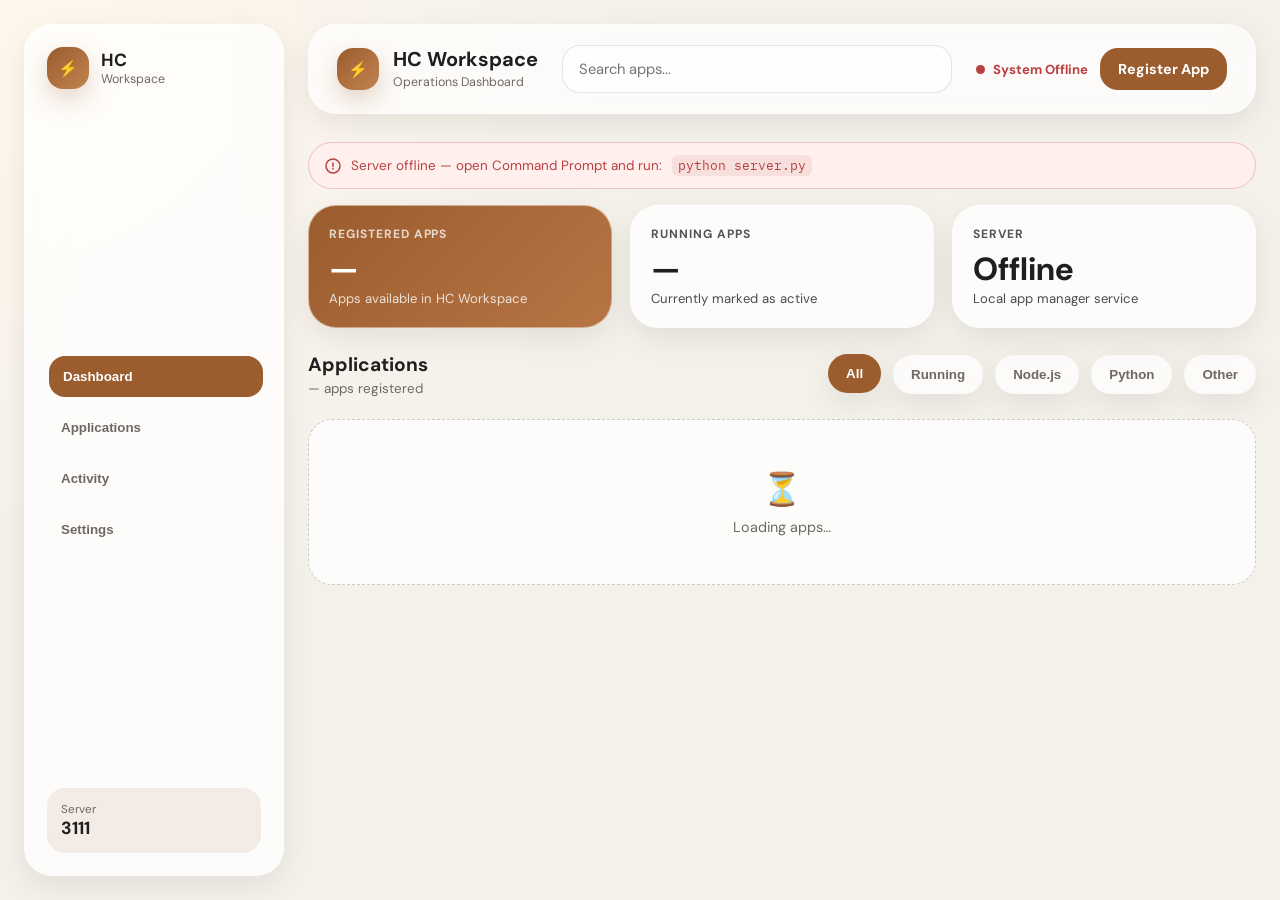
<file: other/start.html>
<!DOCTYPE html>
<html lang="en">

<head>
  <meta charset="UTF-8">
  <meta name="viewport" content="width=device-width, initial-scale=1.0">
  <title>LaunchPad — App Manager</title>
  <meta name="description" content="Manage and launch your local apps with one click.">
  <style>
@import url('https://fonts.googleapis.com/css2?family=IBM+Plex+Mono:wght@400;600&family=DM+Sans:wght@400;500;700&display=swap');

:root {
  --bg: #f4f1eb;
  --surface: rgba(255,255,255,0.74);
  --surface-solid: #ffffff;
  --border: rgba(80,70,60,0.14);
  --border-strong: rgba(80,70,60,0.28);
  --card-border: rgba(255,255,255,0.45);

  --text: #1f1f1f;
  --muted: #6d6a63;

  --accent: #9b5c2e;
  --accent-hover: #7f4923;
  --accent-fg: #ffffff;

  --success: #2f7d4c;
  --running: #2f7d4c;
  --running-bg: rgba(47,125,76,0.12);

  --warning: #c58a1c;
  --yellow: #9a6b00;
  --yellow-bg: #fff4cf;

  --danger: #b84040;
  --danger-bg: #fff0ed;

  --radius: 24px;
  --shadow: 0 10px 30px rgba(0,0,0,0.08);

  --sans: 'DM Sans', sans-serif;
  --mono: 'IBM Plex Mono', monospace;
}

*,
*::before,
*::after {
  box-sizing: border-box;
  margin: 0;
  padding: 0;
}

body {
  font-family: var(--sans);
  background:
    radial-gradient(circle at top left, #fff7ec, #f4f1eb 42%);
  min-height: 100vh;
  color: var(--text);
}

/* ACCESSIBILITY */
.skip-link {
  position: absolute;
  top: -999px;
  left: 0;
  background: var(--accent);
  color: var(--accent-fg);
  padding: 8px 16px;
  font-weight: 700;
  text-decoration: none;
  border-radius: 0 0 var(--radius) 0;
  z-index: 9999;
}

.skip-link:focus {
  top: 0;
}

:focus-visible {
  outline: 3px solid rgba(155,92,46,0.45);
  outline-offset: 3px;
}

/* SHELL */
.app-shell {
  display: grid;
  grid-template-columns: 260px 1fr;
  min-height: 100vh;
  gap: 24px;
  padding: 24px;
}

.wrapper {
  width: 100%;
  max-width: none;
  margin: 0;
  padding: 0;
}

/* SIDEBAR */
.sidebar {
  position: sticky;
  top: 24px;
  height: calc(100vh - 48px);
  border-radius: 28px;
  padding: 22px;
  background: var(--surface);
  backdrop-filter: blur(18px);
  -webkit-backdrop-filter: blur(18px);
  border: 1px solid var(--card-border);
  box-shadow: var(--shadow);
  display: flex;
  flex-direction: column;
  justify-content: space-between;
}

.sidebar-brand {
  display: flex;
  align-items: center;
  gap: 12px;
  margin-bottom: 28px;
}

.brand-icon {
  width: 42px;
  height: 42px;
  border-radius: 16px;
  background: linear-gradient(135deg, var(--accent), #c18450);
  color: white;
  display: grid;
  place-items: center;
  box-shadow: 0 10px 24px rgba(155,92,46,0.26);
}

.sidebar-brand strong {
  display: block;
  font-size: 1.1rem;
}

.sidebar-brand span {
  display: block;
  font-size: 0.78rem;
  color: var(--muted);
}

.sidebar-nav {
  display: flex;
  flex-direction: column;
  gap: 10px;
}

.nav-item {
  border: none;
  background: transparent;
  text-align: left;
  padding: 13px 14px;
  border-radius: 16px;
  font-weight: 600;
  color: var(--muted);
  cursor: pointer;
  transition: all 0.2s ease;
}

.nav-item:hover,
.nav-item.active {
  background: var(--accent);
  color: white;
  transform: translateX(2px);
}

.sidebar-footer {
  border-radius: 18px;
  padding: 14px;
  background: rgba(155,92,46,0.1);
}

.sidebar-footer span {
  display: block;
  font-size: 0.72rem;
  color: var(--muted);
}

.sidebar-footer strong {
  font-size: 1.1rem;
}

/* TOPBAR */
.topbar {
  position: sticky;
  top: 18px;
  z-index: 50;
  display: flex;
  align-items: center;
  justify-content: space-between;
  gap: 24px;
  padding: 20px 28px;
  border-radius: 28px;
  background: rgba(255,255,255,0.68);
  backdrop-filter: blur(18px);
  -webkit-backdrop-filter: blur(18px);
  border: 1px solid var(--card-border);
  box-shadow: var(--shadow);
  margin-bottom: 28px;
}

.brand-group {
  display: flex;
  align-items: center;
  gap: 14px;
}

.brand-group h1 {
  font-size: 1.25rem;
  line-height: 1.1;
}

.brand-group span {
  font-size: 0.78rem;
  color: var(--muted);
}

.topbar-search {
  flex: 1;
  max-width: 520px;
}

.topbar-search input {
  width: 100%;
  border: 1px solid var(--border);
  background: rgba(255,255,255,0.72);
  border-radius: 18px;
  padding: 13px 16px;
  font-family: var(--sans);
  font-size: 0.92rem;
  outline: none;
}

.topbar-search input:focus {
  border-color: rgba(155,92,46,0.45);
  background: white;
}

.topbar-actions {
  display: flex;
  align-items: center;
  gap: 12px;
}

.status-live {
  display: inline-flex;
  align-items: center;
  gap: 8px;
  font-size: 0.82rem;
  font-weight: 700;
  color: var(--muted);
  white-space: nowrap;
}

.status-live.online {
  color: var(--success);
}

.status-live.offline {
  color: var(--danger);
}

.pulse {
  width: 9px;
  height: 9px;
  border-radius: 999px;
  background: currentColor;
  animation: blink 1.6s infinite;
}

@keyframes blink {
  0%, 100% { opacity: 1; }
  60% { opacity: 0.35; }
}

/* HERO */
.hero-grid {
  display: grid;
  grid-template-columns: repeat(12, 1fr);
  gap: 18px;
  margin-bottom: 24px;
}

.hero-card {
  grid-column: span 4;
  min-height: 120px;
  border-radius: 28px;
  padding: 20px;
  background: var(--surface);
  backdrop-filter: blur(18px);
  -webkit-backdrop-filter: blur(18px);
  border: 1px solid var(--card-border);
  box-shadow: var(--shadow);
  display: flex;
  flex-direction: column;
  justify-content: space-between;
}

.hero-card.large {
  background: linear-gradient(135deg, #9b5c2e, #b77544);
  color: white;
}

.widget-label {
  font-size: 0.75rem;
  font-weight: 700;
  color: inherit;
  opacity: 0.76;
  text-transform: uppercase;
  letter-spacing: 0.08em;
}

.hero-card h2,
.hero-card h3 {
  font-size: 2rem;
  margin-top: 6px;
}

.hero-card p {
  font-size: 0.82rem;
  opacity: 0.8;
}

/* TOOLBAR */
.toolbar-row {
  display: flex;
  align-items: center;
  justify-content: space-between;
  gap: 18px;
  margin-bottom: 22px;
}

.section-title {
  font-size: 1.2rem;
}

.section-subtitle {
  font-size: 0.84rem;
  color: var(--muted);
  margin-top: 3px;
}

.filters-group {
  display: flex;
  gap: 12px;
  flex-wrap: wrap;
}

.filter-chip {
  border: none;
  background: rgba(255,255,255,0.72);
  border-radius: 999px;
  padding: 12px 18px;
  cursor: pointer;
  font-weight: 600;
  transition: all 0.2s ease;
  box-shadow: var(--shadow);
  color: var(--muted);
}

.filter-chip:hover,
.filter-chip.active {
  background: var(--accent);
  color: white;
  transform: translateY(-1px);
}

/* BUTTONS */
.btn-add,
.btn-primary,
.btn-secondary,
.btn-danger-solid,
.btn-launch,
.btn-sm {
  font-family: var(--sans);
}

.btn-add {
  display: inline-flex;
  align-items: center;
  gap: 8px;
  padding: 12px 18px;
  background: var(--accent);
  color: var(--accent-fg);
  border: none;
  border-radius: 18px;
  font-size: 0.9rem;
  font-weight: 700;
  cursor: pointer;
  transition: all 0.2s ease;
}

.btn-add:hover {
  background: var(--accent-hover);
  transform: translateY(-1px);
}

/* APP GRID + CARDS */
.app-grid {
  display: grid;
  grid-template-columns: repeat(auto-fit, minmax(320px, 1fr));
  grid-auto-rows: 1fr;
  gap: 20px;
}

.app-card {
  position: relative;
  overflow: hidden;
  border-radius: 28px;
  padding: 22px;
  background: var(--surface);
  backdrop-filter: blur(16px);
  -webkit-backdrop-filter: blur(16px);
  border: 1px solid var(--card-border);
  box-shadow: var(--shadow);
  transition:
    transform 0.25s ease,
    box-shadow 0.25s ease,
    border-color 0.25s ease;
}

.app-card:hover {
  transform: translateY(-6px);
  box-shadow: 0 20px 40px rgba(0,0,0,0.12);
  border-color: rgba(155,92,46,0.2);
}

.app-card.featured {
  grid-column: span 2;
  min-height: 260px;
}

.app-card.is-running {
  border-left: 4px solid var(--success);
}

.card-top {
  display: flex;
  align-items: flex-start;
  gap: 14px;
  margin-bottom: 16px;
}

.app-icon {
  width: 58px;
  height: 58px;
  border-radius: 18px;
  background:
    linear-gradient(135deg, rgba(155,92,46,0.18), rgba(255,255,255,0.3));
  display: flex;
  align-items: center;
  justify-content: center;
  font-size: 1.45rem;
  flex-shrink: 0;
}

.app-info {
  flex: 1;
  min-width: 0;
}

.app-name {
  font-size: 1rem;
  font-weight: 800;
  white-space: nowrap;
  overflow: hidden;
  text-overflow: ellipsis;
}

.app-badge,
.running-badge {
  display: inline-flex;
  align-items: center;
  gap: 5px;
  font-size: 0.66rem;
  font-weight: 800;
  text-transform: uppercase;
  letter-spacing: 0.08em;
  padding: 5px 8px;
  border-radius: 999px;
  margin-top: 7px;
}

.badge-node {
  background: #e6f4ea;
  color: #1a5c2a;
}

.badge-python {
  background: var(--yellow-bg);
  color: var(--yellow);
}

.badge-other {
  background: #eef0ff;
  color: #343a75;
}

.running-badge {
  background: var(--running-bg);
  color: var(--running);
}

.running-badge::before {
  content: '';
  width: 6px;
  height: 6px;
  border-radius: 999px;
  background: var(--running);
  animation: blink 1.5s infinite;
}

.card-meta {
  display: flex;
  flex-direction: column;
  gap: 8px;
  margin-bottom: 18px;
}

.meta-row {
  display: flex;
  align-items: center;
  gap: 8px;
  font-family: var(--mono);
  font-size: 0.72rem;
  color: var(--muted);
  overflow: hidden;
}

.meta-row span {
  white-space: nowrap;
  overflow: hidden;
  text-overflow: ellipsis;
}

.meta-row svg {
  flex-shrink: 0;
  opacity: 0.5;
}

.card-actions {
  display: flex;
  gap: 8px;
  margin-top: auto;
}

.btn-launch {
  flex: 1;
  border: none;
  border-radius: 18px;
  padding: 13px 16px;
  background: var(--accent);
  color: white;
  font-weight: 700;
  cursor: pointer;
  transition: all 0.22s ease;
}

.btn-launch:hover {
  background: var(--accent-hover);
  transform: translateY(-2px);
}

.btn-launch:disabled {
  opacity: 0.55;
  cursor: wait;
}

.btn-launch.running {
  background: var(--running-bg);
  color: var(--running);
}

.btn-sm {
  width: 42px;
  height: 42px;
  border: 1px solid var(--border);
  border-radius: 16px;
  background: rgba(255,255,255,0.64);
  color: var(--muted);
  cursor: pointer;
  display: flex;
  align-items: center;
  justify-content: center;
}

.btn-sm:hover {
  background: white;
  color: var(--text);
}

.btn-sm.danger:hover {
  background: var(--danger-bg);
  color: var(--danger);
}

/* EMPTY + OFFLINE */
.empty-state {
  grid-column: 1 / -1;
  text-align: center;
  padding: 48px 20px;
  color: var(--muted);
  border: 1px dashed var(--border-strong);
  border-radius: var(--radius);
  background: var(--surface);
}

.empty-state p {
  font-size: 0.9rem;
  margin-top: 8px;
}

.offline-banner {
  background: var(--danger-bg);
  border: 1px solid rgba(184,64,64,0.25);
  border-radius: var(--radius);
  padding: 12px 16px;
  font-size: 0.84rem;
  color: var(--danger);
  display: flex;
  align-items: center;
  gap: 10px;
  margin-bottom: 16px;
}

.offline-banner code {
  font-family: var(--mono);
  background: rgba(139,26,26,0.08);
  padding: 2px 6px;
  border-radius: 6px;
  font-size: 0.8rem;
}

/* MODALS */
.overlay {
  position: fixed;
  inset: 0;
  background: rgba(26,25,22,0.55);
  z-index: 200;
  display: flex;
  align-items: center;
  justify-content: center;
  padding: 20px;
  opacity: 0;
  pointer-events: none;
  transition: opacity 0.18s;
}

.overlay.open {
  opacity: 1;
  pointer-events: all;
}

.modal {
  width: 100%;
  max-width: 520px;
  border-radius: 32px;
  padding: 32px;
  background: rgba(255,255,255,0.88);
  backdrop-filter: blur(20px);
  -webkit-backdrop-filter: blur(20px);
  border: 1px solid var(--card-border);
  box-shadow: 0 24px 50px rgba(0,0,0,0.18);
  transform: translateY(8px);
  transition: transform 0.18s;
}

.overlay.open .modal {
  transform: translateY(0);
}

.modal-header {
  display: flex;
  align-items: center;
  justify-content: space-between;
  margin-bottom: 20px;
}

.modal-header h2 {
  font-size: 1.2rem;
  font-weight: 800;
}

.btn-close {
  width: 32px;
  height: 32px;
  background: rgba(255,255,255,0.6);
  border: 1px solid var(--border);
  border-radius: 14px;
  cursor: pointer;
  display: flex;
  align-items: center;
  justify-content: center;
}

.field {
  margin-bottom: 14px;
}

.field label {
  display: block;
  font-size: 0.8rem;
  font-weight: 800;
  margin-bottom: 6px;
}

.field input,
.field select {
  width: 100%;
  background: rgba(255,255,255,0.72);
  border: 1px solid var(--border);
  border-radius: 16px;
  padding: 12px 13px;
  color: var(--text);
  font-family: var(--sans);
  font-size: 0.88rem;
  outline: none;
}

.field input:focus,
.field select:focus {
  border-color: rgba(155,92,46,0.45);
  background: white;
}

.field-hint {
  font-size: 0.72rem;
  color: var(--muted);
  margin-top: 5px;
}

.icon-picker {
  display: flex;
  gap: 8px;
  flex-wrap: wrap;
  margin-top: 6px;
}

.icon-opt {
  width: 40px;
  height: 40px;
  border-radius: 15px;
  border: 1px solid var(--border);
  background: rgba(255,255,255,0.64);
  font-size: 1.1rem;
  cursor: pointer;
}

.icon-opt:hover,
.icon-opt.selected {
  border-color: var(--accent);
  background: rgba(155,92,46,0.12);
}

.modal-actions {
  display: flex;
  gap: 10px;
  margin-top: 22px;
  padding-top: 18px;
  border-top: 1px solid var(--border);
}

.btn-primary,
.btn-secondary,
.btn-danger-solid {
  flex: 1;
  padding: 12px 16px;
  border-radius: 16px;
  font-size: 0.88rem;
  font-weight: 800;
  cursor: pointer;
}

.btn-primary {
  background: var(--accent);
  color: white;
  border: none;
}

.btn-primary:hover {
  background: var(--accent-hover);
}

.btn-secondary {
  background: rgba(255,255,255,0.62);
  color: var(--text);
  border: 1px solid var(--border);
}

.btn-danger-solid {
  background: var(--danger);
  color: white;
  border: none;
}

.confirm-body {
  text-align: center;
}

.confirm-icon {
  font-size: 2rem;
  margin-bottom: 10px;
}

.confirm-body h3 {
  font-size: 1.05rem;
  margin-bottom: 6px;
}

.confirm-body p {
  font-size: 0.84rem;
  color: var(--muted);
}

/* TOAST */
.toast {
  position: fixed;
  bottom: 20px;
  left: 50%;
  transform: translateX(-50%) translateY(60px);
  background: var(--text);
  color: #fff;
  border-radius: 18px;
  padding: 12px 18px;
  font-size: 0.84rem;
  font-weight: 700;
  display: flex;
  align-items: center;
  gap: 8px;
  box-shadow: 0 12px 30px rgba(0,0,0,0.2);
  z-index: 999;
  transition: transform 0.25s cubic-bezier(0.34,1.56,0.64,1);
  max-width: calc(100vw - 40px);
}

.toast.show {
  transform: translateX(-50%) translateY(0);
}

/* RESPONSIVE */
@media (max-width: 1100px) {
  .hero-card,
  .hero-card.large {
    grid-column: span 12;
  }

  .app-card.featured {
    grid-column: span 1;
  }
}

@media (max-width: 1000px) {
  .app-shell {
    grid-template-columns: 1fr;
  }

  .sidebar {
    position: static;
    height: auto;
  }

  .sidebar-nav {
    flex-direction: row;
    flex-wrap: wrap;
  }
}

@media (max-width: 768px) {
  .app-shell {
    padding: 16px;
  }

  .topbar,
  .toolbar-row,
  .topbar-actions {
    flex-direction: column;
    align-items: stretch;
  }

  .topbar-search {
    max-width: none;
  }

  .app-grid {
    grid-template-columns: 1fr;
  }

  .modal-actions {
    flex-direction: column;
  }
}
</style>
</head>



  <a href="#main" class="skip-link">Skip to content</a>
  <div role="status" aria-live="polite" aria-atomic="true" id="liveRegion"
    style="position:absolute;width:1px;height:1px;overflow:hidden;clip:rect(0,0,0,0);"></div>

  <div class="app-shell">

    <aside class="sidebar">
      <div class="sidebar-brand">
        <div class="brand-icon">⚡</div>
        <div>
          <strong>HC</strong>
          <span>Workspace</span>
        </div>
      </div>

      <nav class="sidebar-nav">
        <button class="nav-item active">Dashboard</button>
        <button class="nav-item">Applications</button>
        <button class="nav-item">Activity</button>
        <button class="nav-item">Settings</button>
      </nav>

      <div class="sidebar-footer">
        <span>Server</span>
        <strong>3111</strong>
      </div>
    </aside>

    <div class="wrapper">


      <header class="topbar">
        <div class="brand-group">
          <div class="brand-icon">⚡</div>

          <div>
            <h1>HC Workspace</h1>
            <span>Operations Dashboard</span>
          </div>
        </div>

        <div class="topbar-search">
          <input type="text" id="searchInput" placeholder="Search apps..." oninput="renderApps()" />
        </div>

        <div class="topbar-actions">
          <div class="status-live" id="serverStatus" role="status" aria-label="Server status">
            <span class="pulse"></span>
            <span id="serverLabel">Checking…</span>
          </div>

          <button class="btn-add" onclick="openModal()" aria-label="Register a new app">
            Register App
          </button>
        </div>
      </header>

      <main id="main">

        <div id="offlineBanner" class="offline-banner" role="alert" hidden>
          <svg width="16" height="16" viewBox="0 0 16 16" fill="none" aria-hidden="true">
            <circle cx="8" cy="8" r="7" stroke="currentColor" stroke-width="1.5" />
            <path d="M8 5v3.5M8 10.5v.5" stroke="currentColor" stroke-width="1.5" stroke-linecap="round" />
          </svg>
          Server offline — open Command Prompt and run: <code>python server.py</code>
        </div>

        <section class="hero-grid">

          <div class="hero-card large">
            <span class="widget-label">Registered Apps</span>
            <h2 id="totalAppsStat">—</h2>
            <p>Apps available in HC Workspace</p>
          </div>

          <div class="hero-card">
            <span class="widget-label">Running Apps</span>
            <h3 id="runningAppsStat">—</h3>
            <p>Currently marked as active</p>
          </div>

          <div class="hero-card">
            <span class="widget-label">Server</span>
            <h3 id="serverStat">Checking</h3>
            <p>Local app manager service</p>
          </div>

        </section>

        <section class="toolbar-row">
          <div>
            <h2 class="section-title">Applications</h2>
            <p class="section-subtitle" id="appCountLabel">— apps registered</p>
          </div>

          <div class="filters-group">
            <button class="filter-chip active" onclick="setFilter('all', this)">All</button>
            <button class="filter-chip" onclick="setFilter('running', this)">Running</button>
            <button class="filter-chip" onclick="setFilter('node', this)">Node.js</button>
            <button class="filter-chip" onclick="setFilter('python', this)">Python</button>
            <button class="filter-chip" onclick="setFilter('other', this)">Other</button>
          </div>
        </section>

        <div class="app-grid" id="appGrid" role="list" aria-label="Registered apps">
          <div class="empty-state" role="listitem">
            <div style="font-size:2rem" aria-hidden="true">⏳</div>
            <p>Loading apps…</p>
          </div>
        </div>

      </main>
    </div>
    <!-- Add / Edit Modal -->
    <div class="overlay" id="overlay" role="dialog" aria-modal="true" aria-labelledby="modalTitle"
      onclick="handleOverlayClick(event)">
      <div class="modal">
        <div class="modal-header">
          <h2 id="modalTitle">Register App</h2>

          <button class="btn-close" onclick="closeModal()" aria-label="Close dialog">
            <svg width="12" height="12" viewBox="0 0 12 12" fill="none" aria-hidden="true">
              <path d="M1 1l10 10M11 1L1 11" stroke="currentColor" stroke-width="1.8" stroke-linecap="round" />
            </svg>
          </button>
        </div>

        <div class="field">
          <label for="f-name">App Name</label>
          <input type="text" id="f-name" placeholder="e.g. Reports Dashboard" autocomplete="off" />
        </div>

        <div class="field">
          <label for="f-type">App Type</label>
          <select id="f-type">
            <option value="node">Node.js / npm</option>
            <option value="python">Python</option>
            <option value="other">Other</option>
          </select>
        </div>

        <div class="field">
          <label for="f-path">Folder Path</label>
          <input type="text" id="f-path" placeholder="e.g. C:\Users\you\projects\my-app" autocomplete="off" />
          <div class="field-hint">Full path to the folder containing your app</div>
        </div>

        <div class="field">
          <label for="f-cmd">Start Command</label>
          <input type="text" id="f-cmd" placeholder="e.g. npm run start or python app.py" autocomplete="off" />
        </div>

        <div class="field">
          <label>Icon</label>
          <div class="icon-picker" id="iconPicker" role="radiogroup" aria-label="Choose an icon"></div>
        </div>

        <div class="modal-actions">
          <button class="btn-secondary" onclick="closeModal()">Cancel</button>
          <button class="btn-primary" onclick="saveApp()">Save App</button>
        </div>
      </div>
    </div>

    <!-- Confirm Delete Modal -->
    <div class="overlay" id="confirmOverlay" role="dialog" aria-modal="true" aria-labelledby="confirmTitle">
      <div class="modal">
        <div class="confirm-body">
          <div class="confirm-icon" aria-hidden="true">🗑</div>
          <h3 id="confirmTitle">Remove this app?</h3>
          <p id="confirmMsg">This will remove the app from HC Workspace.</p>
          <p style="margin-top:4px;font-size:0.75rem;">Your actual files will not be deleted.</p>
        </div>

        <div class="modal-actions">
          <button class="btn-secondary" onclick="closeConfirm()">Keep it</button>
          <button class="btn-danger-solid" onclick="confirmDelete()">Remove</button>
        </div>
      </div>
    </div>

    <!-- Toast -->
    <div class="toast" id="toast" role="presentation" aria-hidden="true">
      <span id="toastIcon" aria-hidden="true"></span>
      <span id="toastMsg"></span>
    </div>
  </div>

  <script>
    const API = 'http://localhost:3111/api';
    const ICONS = ['🚀', '⚡', '🔥', '💻', '🌐', '🛠', '📦', '🐍', '🤖', '🧩', '🎯', '🔧', '🌿', '📡', '🔑', '💡'];

    let apps = [], editingId = null, deleteTargetId = null, selectedIcon = '🚀';
    let currentFilter = 'all';

    function setFilter(filter, button) {
      currentFilter = filter;

      document.querySelectorAll('.filter-chip').forEach(btn => {
        btn.classList.remove('active');
      });

      button.classList.add('active');

      renderApps();
    }

    async function checkServer() {
      try {
        const r = await fetch(`${API}/apps`, { signal: AbortSignal.timeout(2000) });
        if (r.ok) {
          document.getElementById('serverStatus').className = 'status-live online';
          document.getElementById('serverLabel').textContent = 'System Online';
          document.getElementById('serverStat').textContent = 'Online';
          document.getElementById('offlineBanner').hidden = true;
          return true;
        }
      } catch { }
      document.getElementById('serverStatus').className = 'status-live offline';
      document.getElementById('serverLabel').textContent = 'System Offline';
      document.getElementById('serverStat').textContent = 'Offline';
      document.getElementById('offlineBanner').hidden = false;
      return false;
    }

    async function loadApps() {
      try {
        const r = await fetch(`${API}/apps`);
        apps = await r.json();
        renderApps();
      } catch {
        document.getElementById('appGrid').innerHTML = `
        <div class="empty-state" role="listitem">
          <div style="font-size:1.8rem" aria-hidden="true">🔴</div>
          <p>Cannot reach the server.<br>Open Command Prompt and run: <strong>python server.py</strong></p>
        </div>`;
      }
    }

    function renderApps() {
      const grid = document.getElementById('appGrid');
      const searchTerm = document.getElementById('searchInput')?.value.toLowerCase() || '';
      const featured =
        app.running || app.favorite;

      const cardClass =
        featured
          ? 'app-card featured'
          : 'app-card';

      let filteredApps = apps.filter(app => {
        const matchesSearch =
          app.name.toLowerCase().includes(searchTerm) ||
          app.type.toLowerCase().includes(searchTerm) ||
          app.path.toLowerCase().includes(searchTerm) ||
          app.cmd.toLowerCase().includes(searchTerm);

        const matchesFilter =
          currentFilter === 'all' ||
          currentFilter === app.type ||
          (currentFilter === 'running' && app.running);

        return matchesSearch && matchesFilter;
      });

      const count = filteredApps.length;
      const totalApps = apps.length;
      const runningApps = apps.filter(app => app.running).length;

      document.getElementById('totalAppsStat').textContent = totalApps;
      document.getElementById('runningAppsStat').textContent = runningApps;
      document.getElementById('appCountLabel').textContent =
        count === 0 ? 'No apps registered' : `${count} app${count !== 1 ? 's' : ''} registered`;

      if (!count) {
        grid.innerHTML = `<div class="empty-state" role="listitem"><div style="font-size:2rem" aria-hidden="true">🚀</div><p>No apps yet — click <strong>Register New App</strong> to add your first one.</p></div>`;
        return;
      }

      grid.innerHTML = filteredApps.map(app => {
        const bc = app.type === 'node' ? 'badge-node' : app.type === 'python' ? 'badge-python' : 'badge-other';
        const bl = app.type === 'node' ? 'Node.js' : app.type === 'python' ? 'Python' : 'Other';
        return `
        <article class="${cardClass} ${app.running ? 'is-running' : ''}" id="card-${app.id}" role="listitem" aria-label="${esc(app.name)}${app.running ? ', running' : ''}">
          <div class="card-top">
            <div class="app-icon" aria-hidden="true">${app.icon || '🚀'}</div>
            <div class="app-info">
              <div class="app-name">${esc(app.name)}</div>
              <span class="app-badge ${bc}">${bl}</span>
              ${app.running ? '<span class="running-badge">Running</span>' : ''}
            </div>
          </div>
          <div class="card-meta">
            <div class="meta-row" title="${esc(app.path)}">
              <svg width="11" height="11" viewBox="0 0 11 11" fill="none" aria-hidden="true"><path d="M1 2.5h3l1 1.5h5v6H1V2.5z" stroke="currentColor" stroke-width="1.2" stroke-linejoin="round"/></svg>
              <span>${esc(app.path)}</span>
            </div>
            <div class="meta-row" title="${esc(app.cmd)}">
              <svg width="11" height="11" viewBox="0 0 11 11" fill="none" aria-hidden="true"><path d="M2 3.5l2.5 2L2 7.5M5.5 7.5h3.5" stroke="currentColor" stroke-width="1.2" stroke-linecap="round" stroke-linejoin="round"/></svg>
              <span>${esc(app.cmd)}</span>
            </div>
          </div>
          <div class="card-actions">
            ${app.running
            ? `<button class="btn-launch running" onclick="stopApp('${app.id}')" aria-label="Mark ${esc(app.name)} as stopped">⏹ Mark Stopped</button>`
            : `<button class="btn-launch" onclick="launchApp('${app.id}')" aria-label="Launch ${esc(app.name)}">▶ Launch</button>`
          }
            <button class="btn-sm" onclick="openModal('${app.id}')" aria-label="Edit ${esc(app.name)}" title="Edit">
              <svg width="13" height="13" viewBox="0 0 13 13" fill="none" aria-hidden="true"><path d="M9.5 1.5l2 2-7 7H2.5v-2l7-7z" stroke="currentColor" stroke-width="1.3" stroke-linejoin="round"/></svg>
            </button>
            <button class="btn-sm danger" onclick="askDelete('${app.id}')" aria-label="Remove ${esc(app.name)}" title="Remove">
              <svg width="13" height="13" viewBox="0 0 13 13" fill="none" aria-hidden="true"><path d="M2 3.5h9M5 3.5V2h3v1.5M4 3.5l.5 7h4l.5-7" stroke="currentColor" stroke-width="1.3" stroke-linecap="round" stroke-linejoin="round"/></svg>
            </button>
          </div>
        </article>`;
      }).join('');
    }

    async function launchApp(id) {
      const btn = document.querySelector(`#card-${id} .btn-launch`);
      if (btn) { btn.disabled = true; btn.textContent = 'Launching…'; }
      try {
        const r = await fetch(`${API}/launch/${id}`, { method: 'POST' });
        const data = await r.json();
        if (data.ok) { showToast('▶️', `${data.message} — check the new cmd window`); await loadApps(); }
        else { showToast('❌', data.error || 'Launch failed'); if (btn) { btn.disabled = false; btn.textContent = '▶ Launch'; } }
      } catch {
        showToast('❌', 'Cannot reach server — is server.py running?');
        if (btn) { btn.disabled = false; btn.textContent = '▶ Launch'; }
      }
    }

    async function stopApp(id) {
      await fetch(`${API}/stop/${id}`, { method: 'POST' });
      showToast('⏹', 'Marked as stopped — close the cmd window to fully stop');
      await loadApps();
    }

    function buildIconPicker() {
      document.getElementById('iconPicker').innerHTML = ICONS.map(ic => `
      <button type="button" class="icon-opt ${ic === selectedIcon ? 'selected' : ''}"
        onclick="selectIcon('${ic}')" aria-label="${ic}"
        aria-pressed="${ic === selectedIcon}">${ic}</button>`).join('');
    }

    function selectIcon(ic) {
      selectedIcon = ic;
      document.querySelectorAll('.icon-opt').forEach(el => {
        const a = el.textContent.trim() === ic;
        el.classList.toggle('selected', a);
        el.setAttribute('aria-pressed', a);
      });
    }

    function openModal(id = null) {
      editingId = id;
      const app = id ? apps.find(a => a.id === id) : null;
      document.getElementById('modalTitle').textContent = id ? 'Edit App' : 'Register App';
      document.getElementById('f-name').value = app?.name || '';
      document.getElementById('f-type').value = app?.type || 'node';
      document.getElementById('f-path').value = app?.path || '';
      document.getElementById('f-cmd').value = app?.cmd || '';
      selectedIcon = app?.icon || '🚀';
      buildIconPicker();
      document.getElementById('overlay').classList.add('open');
      setTimeout(() => document.getElementById('f-name').focus(), 50);
    }

    function closeModal() { document.getElementById('overlay').classList.remove('open'); editingId = null; }
    function handleOverlayClick(e) { if (e.target === document.getElementById('overlay')) closeModal(); }

    async function saveApp() {
      const name = document.getElementById('f-name').value.trim();
      const type = document.getElementById('f-type').value;
      const path = document.getElementById('f-path').value.trim();
      const cmd = document.getElementById('f-cmd').value.trim();
      if (!name || !path || !cmd) { showToast('⚠️', 'Please fill in all fields'); return; }
      const payload = { name, type, path, cmd, icon: selectedIcon };
      if (editingId) {
        await fetch(`${API}/apps/${editingId}`, { method: 'PUT', headers: { 'Content-Type': 'application/json' }, body: JSON.stringify(payload) });
        showToast('✏️', 'App updated');
      } else {
        await fetch(`${API}/apps`, { method: 'POST', headers: { 'Content-Type': 'application/json' }, body: JSON.stringify(payload) });
        showToast('✅', `${name} registered`);
      }
      closeModal();
      await loadApps();
    }

    function askDelete(id) {
      deleteTargetId = id;
      const app = apps.find(a => a.id === id);
      document.getElementById('confirmMsg').textContent = `"${app.name}" will be removed from LaunchPad.`;
      document.getElementById('confirmOverlay').classList.add('open');
      setTimeout(() => document.getElementById('confirmOverlay').querySelector('.btn-secondary').focus(), 50);
    }

    function closeConfirm() { document.getElementById('confirmOverlay').classList.remove('open'); deleteTargetId = null; }

    async function confirmDelete() {
      await fetch(`${API}/apps/${deleteTargetId}`, { method: 'DELETE' });
      showToast('🗑', 'App removed');
      closeConfirm();
      await loadApps();
    }

    let toastTimer;
    function showToast(icon, msg) {
      clearTimeout(toastTimer);
      document.getElementById('toastIcon').textContent = icon;
      document.getElementById('toastMsg').textContent = msg;
      document.getElementById('liveRegion').textContent = msg;
      document.getElementById('toast').classList.add('show');
      toastTimer = setTimeout(() => {
        document.getElementById('toast').classList.remove('show');
        document.getElementById('liveRegion').textContent = '';
      }, 4000);
    }

    document.addEventListener('keydown', e => {
      if (e.key === 'Escape') { closeModal(); closeConfirm(); }
    });

    function esc(str) {
      return String(str).replace(/&/g, '&amp;').replace(/</g, '&lt;').replace(/>/g, '&gt;').replace(/"/g, '&quot;');
    }

    (async () => {
      const online = await checkServer();
      if (online) await loadApps();
    })();

    setInterval(async () => {
      const online = await checkServer();
      if (online) await loadApps();
    }, 10000);
  </script>
  </body>

</html>
</file>
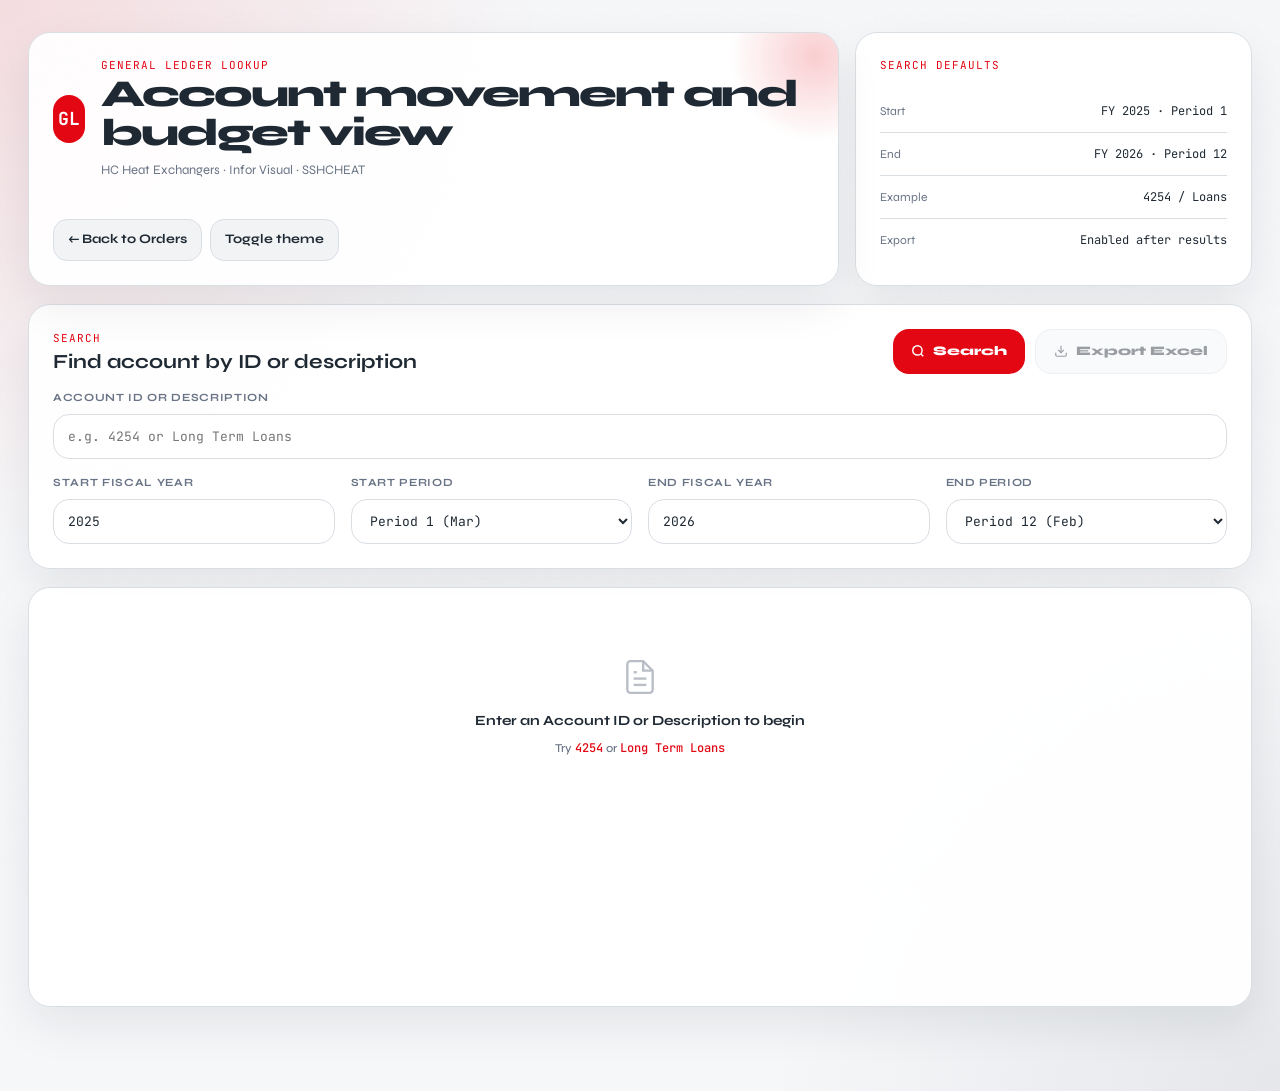
<file: templates/indexgl.html>
<!DOCTYPE html>
<html lang="en">
<head>
<meta charset="UTF-8"/>
<meta name="viewport" content="width=device-width, initial-scale=1.0"/>
<title>GL Account Lookup — HC Heat Exchangers</title>
<link rel="preconnect" href="https://fonts.googleapis.com">
<link rel="preconnect" href="https://fonts.gstatic.com" crossorigin>
<link href="https://fonts.googleapis.com/css2?family=Syne:wght@400;500;600;700;800&family=JetBrains+Mono:wght@300;400;500&display=swap" rel="stylesheet">
<link href="https://cdn.jsdelivr.net/npm/bootstrap@5.3.3/dist/css/bootstrap.min.css" rel="stylesheet">
<style>
:root {
  --hc-base:#f6f7f9;
  --hc-surface:#ffffff;
  --hc-surface-2:#f1f3f5;
  --hc-border:#d9dee3;
  --hc-accent:#E30613;
  --hc-accent-2:#ff6b6b;
  --hc-text:#1f2933;
  --hc-muted:#687385;
  --hc-success:#059669;
  --hc-success-bg:#ecfdf5;
  --hc-danger-bg:#fff1f2;
  --hc-shadow:0 18px 45px rgba(17,24,39,.08);
  --hc-radius:22px;
}
[data-theme="dark"] {
  --hc-base:#08090d;
  --hc-surface:#12141a;
  --hc-surface-2:#1b1e27;
  --hc-border:#2a2f3a;
  --hc-accent:#ff4757;
  --hc-accent-2:#ff7a85;
  --hc-text:#f3f4f6;
  --hc-muted:#a5adba;
  --hc-success:#34d399;
  --hc-success-bg:#062e1a;
  --hc-danger-bg:#2b0b12;
  --hc-shadow:0 18px 45px rgba(0,0,0,.35);
}
* { box-sizing:border-box; }
body {
  margin:0;
  min-height:100vh;
  background:
    radial-gradient(circle at top left, rgba(227,6,19,.11), transparent 34rem),
    radial-gradient(circle at bottom right, rgba(31,41,55,.08), transparent 32rem),
    var(--hc-base);
  color:var(--hc-text);
  font-family:'Syne', -apple-system, BlinkMacSystemFont, sans-serif;
  font-size:14px;
}
body::before {
  content:'';
  position:fixed;
  inset:0;
  pointer-events:none;
  opacity:.42;
  background-image:url("data:image/svg+xml,%3Csvg viewBox='0 0 256 256' xmlns='http://www.w3.org/2000/svg'%3E%3Cfilter id='noise'%3E%3CfeTurbulence type='fractalNoise' baseFrequency='.9' numOctaves='4' stitchTiles='stitch'/%3E%3C/filter%3E%3Crect width='100%25' height='100%25' filter='url(%23noise)' opacity='.035'/%3E%3C/svg%3E");
}
.app { max-width:1320px; margin:0 auto; padding:24px 18px 70px; position:relative; z-index:1; }
@media (min-width:768px) { .app { padding:32px 28px 84px; } }
.gl-shell { display:grid; gap:18px; }
.bento-card {
  background:rgba(255,255,255,.82);
  background:color-mix(in srgb, var(--hc-surface) 92%, transparent);
  border:1px solid var(--hc-border);
  border-radius:var(--hc-radius);
  box-shadow:var(--hc-shadow);
  overflow:hidden;
}
[data-theme="dark"] .bento-card { background:rgba(18,20,26,.9); }
.bento-pad { padding:20px; }
@media (min-width:768px) { .bento-pad { padding:24px; } }
.gl-header-card {
  min-height:154px;
  display:flex;
  flex-direction:column;
  justify-content:space-between;
  position:relative;
}
.gl-header-card::after {
  content:''; position:absolute; width:190px; height:190px; right:-72px; top:-72px;
  background:radial-gradient(circle, rgba(227,6,19,.20), transparent 64%);
}
.gl-logo {
  width:48px; height:48px; border-radius:16px; background:var(--hc-accent); color:#fff;
  display:grid; place-items:center; font-family:'JetBrains Mono', monospace; font-size:18px; font-weight:700;
}
.eyebrow { font-family:'JetBrains Mono', monospace; color:var(--hc-accent); font-size:11px; letter-spacing:.09em; text-transform:uppercase; }
.gl-title { font-size:clamp(24px, 3vw, 38px); line-height:1.05; letter-spacing:-.055em; font-weight:800; margin:0; }
.gl-subtitle { color:var(--hc-muted); margin:8px 0 0; font-size:13px; }
.gl-action-btn {
  border:1px solid var(--hc-border); background:var(--hc-surface-2); color:var(--hc-text);
  border-radius:14px; padding:10px 14px; font-weight:700; font-size:13px; text-decoration:none;
}
.gl-action-btn:hover { border-color:var(--hc-accent); color:var(--hc-accent); }
.search-input-wrap { position:relative; }
.search-input, select.search-input, input.search-input {
  width:100%; border:1px solid var(--hc-border); background:var(--hc-surface); color:var(--hc-text);
  border-radius:16px; padding:12px 14px; outline:none; font-family:'JetBrains Mono', monospace; font-size:13px;
}
.search-input:focus { border-color:var(--hc-accent); box-shadow:0 0 0 .22rem rgba(227,6,19,.10); }
.gl-field label, .field-label { display:block; color:var(--hc-muted); font-size:11px; font-weight:700; text-transform:uppercase; letter-spacing:.06em; margin-bottom:7px; }
.gl-btn-row { display:flex; flex-wrap:wrap; gap:10px; }
.gl-btn {
  border:0; border-radius:16px; padding:12px 18px; display:inline-flex; align-items:center; gap:8px;
  font-weight:800; transition:.18s ease; font-size:13px;
}
.gl-btn-primary { background:var(--hc-accent); color:#fff; }
.gl-btn-primary:hover { background:var(--hc-accent-2); transform:translateY(-1px); }
.gl-btn-export { background:var(--hc-surface-2); border:1px solid var(--hc-border); color:var(--hc-text); }
.gl-btn-export:hover:not(:disabled) { border-color:var(--hc-accent); color:var(--hc-accent); }
.gl-btn:disabled { opacity:.45; cursor:not-allowed; }
.gl-error-msg { display:none; margin-top:14px; background:var(--hc-danger-bg); border:1px solid rgba(227,6,19,.24); color:var(--hc-accent); border-radius:16px; padding:12px 14px; font-size:13px; }
.kpi-tile {
  background:var(--hc-surface); border:1px solid var(--hc-border); border-radius:20px; padding:18px;
  min-height:118px; display:flex; flex-direction:column; justify-content:space-between;
}
.kpi-label { color:var(--hc-muted); font-size:11px; font-weight:800; text-transform:uppercase; letter-spacing:.07em; }
.gl-kpi-value { font-family:'JetBrains Mono', monospace; font-size:clamp(18px, 2.4vw, 25px); color:var(--hc-accent); font-weight:700; word-break:break-word; }
.gl-kpi-value.pos { color:var(--hc-success); }
.gl-kpi-value.neg { color:var(--hc-accent); }
.results-card { min-height:420px; }
.gl-state { padding:70px 22px; text-align:center; color:var(--hc-muted); }
.gl-state svg { margin-bottom:14px; opacity:.46; }
.gl-state p { margin:0; font-weight:700; color:var(--hc-text); }
.gl-state p.hint { margin-top:8px; color:var(--hc-muted); font-size:12px; font-weight:500; }
.gl-spinner { width:32px; height:32px; border:3px solid var(--hc-border); border-top-color:var(--hc-accent); border-radius:50%; animation:spin .7s linear infinite; margin:0 auto 12px; }
@keyframes spin { to { transform:rotate(360deg); } }
.gl-table-header { padding:16px 20px; display:flex; align-items:center; justify-content:space-between; gap:12px; border-bottom:1px solid var(--hc-border); }
.gl-table-header span:first-child { font-weight:800; color:var(--hc-text); }
.gl-badge { background:var(--hc-surface-2); color:var(--hc-accent); border:1px solid var(--hc-border); border-radius:999px; padding:5px 11px; font-family:'JetBrains Mono', monospace; font-size:11px; white-space:nowrap; }
.gl-table-wrap { overflow-x:auto; }
table { width:100%; border-collapse:collapse; min-width:920px; }
thead th { background:var(--hc-surface-2); color:var(--hc-muted); padding:12px 14px; font-size:11px; text-transform:uppercase; letter-spacing:.06em; white-space:nowrap; }
thead th.num, tbody td.num, tfoot td { text-align:right; }
tbody tr { border-bottom:1px solid var(--hc-border); }
tbody tr:hover { background:var(--hc-surface-2); }
tbody td { padding:12px 14px; color:var(--hc-text); white-space:nowrap; }
.mono, tbody td.num { font-family:'JetBrains Mono', monospace; font-size:12px; }
.acct-id { color:var(--hc-accent); font-weight:800; }
.neg { color:var(--hc-accent)!important; }
.pos { color:var(--hc-success)!important; }
tfoot td { background:var(--hc-surface-2); padding:13px 14px; border-top:2px solid var(--hc-accent); font-family:'JetBrains Mono', monospace; font-size:12px; font-weight:800; }
tfoot td:first-child { text-align:left; color:var(--hc-accent); text-transform:uppercase; letter-spacing:.08em; }
.quick-panel { min-height:100%; }
.quick-item { display:flex; justify-content:space-between; gap:12px; padding:12px 0; border-bottom:1px solid var(--hc-border); }
.quick-item:last-child { border-bottom:0; }
.quick-label { color:var(--hc-muted); font-size:12px; }
.quick-value { font-family:'JetBrains Mono', monospace; font-size:12px; color:var(--hc-text); text-align:right; }
::-webkit-scrollbar { width:7px; height:7px; }
::-webkit-scrollbar-track { background:var(--hc-surface-2); }
::-webkit-scrollbar-thumb { background:var(--hc-border); border-radius:999px; }
@media print {
  body { background:#fff!important; }
  .gl-action-btn, .gl-search-card, .quick-panel { display:none!important; }
  .bento-card { box-shadow:none!important; border:1px solid #ccc!important; }
  .app { max-width:none; padding:0; }
}
</style>
</head>
<body>
<div class="app">
  <div class="gl-shell">
    <div class="row g-3 align-items-stretch">
      <div class="col-lg-8">
        <section class="bento-card gl-header-card bento-pad h-100">
          <div class="d-flex align-items-start justify-content-between gap-3 position-relative" style="z-index:1">
            <div class="d-flex align-items-center gap-3">
              <div class="gl-logo">GL</div>
              <div>
                <div class="eyebrow">General Ledger Lookup</div>
                <h1 class="gl-title">Account movement and budget view</h1>
                <p class="gl-subtitle">HC Heat Exchangers · Infor Visual · SSHCHEAT</p>
              </div>
            </div>
          </div>
          <div class="d-flex flex-wrap gap-2 mt-4 position-relative" style="z-index:1">
            <a href="/" class="gl-action-btn">← Back to Orders</a>
            <button type="button" class="gl-action-btn" id="themeToggle">Toggle theme</button>
          </div>
        </section>
      </div>
      <div class="col-lg-4">
        <aside class="bento-card bento-pad quick-panel">
          <div class="eyebrow mb-3">Search Defaults</div>
          <div class="quick-item"><span class="quick-label">Start</span><span class="quick-value">FY 2025 · Period 1</span></div>
          <div class="quick-item"><span class="quick-label">End</span><span class="quick-value">FY 2026 · Period 12</span></div>
          <div class="quick-item"><span class="quick-label">Example</span><span class="quick-value">4254 / Loans</span></div>
          <div class="quick-item"><span class="quick-label">Export</span><span class="quick-value">Enabled after results</span></div>
        </aside>
      </div>
    </div>

    <section class="bento-card bento-pad gl-search-card">
      <div class="d-flex flex-wrap justify-content-between align-items-end gap-3 mb-3">
        <div>
          <div class="eyebrow">Search</div>
          <h2 class="h5 fw-bold mb-0 mt-1">Find account by ID or description</h2>
        </div>
        <div class="gl-btn-row">
          <button class="gl-btn gl-btn-primary" id="searchBtn">
            <svg width="14" height="14" viewBox="0 0 24 24" fill="none" stroke="currentColor" stroke-width="2.5"><circle cx="11" cy="11" r="8"/><path d="m21 21-4.35-4.35"/></svg>
            Search
          </button>
          <button class="gl-btn gl-btn-export" id="exportBtn" onclick="exportExcel()" disabled>
            <svg width="14" height="14" viewBox="0 0 24 24" fill="none" stroke="currentColor" stroke-width="2"><path d="M21 15v4a2 2 0 0 1-2 2H5a2 2 0 0 1-2-2v-4"/><polyline points="7 10 12 15 17 10"/><line x1="12" y1="15" x2="12" y2="3"/></svg>
            Export Excel
          </button>
        </div>
      </div>

      <div class="row g-3">
        <div class="col-12">
          <label class="field-label" for="searchQ">Account ID or Description</label>
          <input type="text" id="searchQ" class="search-input" placeholder="e.g. 4254 or Long Term Loans" />
        </div>
        <div class="col-6 col-lg-3 gl-field">
          <label for="startYear">Start Fiscal Year</label>
          <input type="number" id="startYear" value="2025" min="2000" max="2099" class="search-input" />
        </div>
        <div class="col-6 col-lg-3 gl-field">
          <label for="startPeriod">Start Period</label>
          <select id="startPeriod" class="search-input">
            <option value="1">Period 1 (Mar)</option>
            <option value="2">Period 2 (Apr)</option>
            <option value="3">Period 3 (May)</option>
            <option value="4">Period 4 (Jun)</option>
            <option value="5">Period 5 (Jul)</option>
            <option value="6">Period 6 (Aug)</option>
            <option value="7">Period 7 (Sep)</option>
            <option value="8">Period 8 (Oct)</option>
            <option value="9">Period 9 (Nov)</option>
            <option value="10">Period 10 (Dec)</option>
            <option value="11">Period 11 (Jan)</option>
            <option value="12">Period 12 (Feb)</option>
          </select>
        </div>
        <div class="col-6 col-lg-3 gl-field">
          <label for="endYear">End Fiscal Year</label>
          <input type="number" id="endYear" value="2026" min="2000" max="2099" class="search-input" />
        </div>
        <div class="col-6 col-lg-3 gl-field">
          <label for="endPeriod">End Period</label>
          <select id="endPeriod" class="search-input">
            <option value="1">Period 1 (Mar)</option>
            <option value="2">Period 2 (Apr)</option>
            <option value="3">Period 3 (May)</option>
            <option value="4">Period 4 (Jun)</option>
            <option value="5">Period 5 (Jul)</option>
            <option value="6">Period 6 (Aug)</option>
            <option value="7">Period 7 (Sep)</option>
            <option value="8">Period 8 (Oct)</option>
            <option value="9">Period 9 (Nov)</option>
            <option value="10">Period 10 (Dec)</option>
            <option value="11">Period 11 (Jan)</option>
            <option value="12" selected>Period 12 (Feb)</option>
          </select>
        </div>
      </div>
      <div class="gl-error-msg" id="errorMsg"></div>
    </section>

    <section id="kpiStrip" style="display:none">
      <div class="row g-3">
        <div class="col-md-6 col-xl-3"><div class="kpi-tile"><div class="kpi-label">Periods</div><div class="gl-kpi-value" id="kpiPeriods">—</div></div></div>
        <div class="col-md-6 col-xl-3"><div class="kpi-tile"><div class="kpi-label">Latest Balance</div><div class="gl-kpi-value" id="kpiBalance">—</div></div></div>
        <div class="col-md-6 col-xl-3"><div class="kpi-tile"><div class="kpi-label">Negative Periods</div><div class="gl-kpi-value" id="kpiDebit">—</div></div></div>
        <div class="col-md-6 col-xl-3"><div class="kpi-tile"><div class="kpi-label">Positive Periods</div><div class="gl-kpi-value" id="kpiCredit">—</div></div></div>
      </div>
    </section>

    <section class="bento-card results-card">
      <div class="gl-state" id="emptyState">
        <svg width="38" height="38" viewBox="0 0 24 24" fill="none" stroke="currentColor" stroke-width="1.5"><path d="M14 2H6a2 2 0 0 0-2 2v16a2 2 0 0 0 2 2h12a2 2 0 0 0 2-2V8z"/><polyline points="14 2 14 8 20 8"/><line x1="16" y1="13" x2="8" y2="13"/><line x1="16" y1="17" x2="8" y2="17"/><polyline points="10 9 9 9 8 9"/></svg>
        <p>Enter an Account ID or Description to begin</p>
        <p class="hint">Try <span style="color:var(--hc-accent);font-family:'JetBrains Mono',monospace">4254</span> or <span style="color:var(--hc-accent);font-family:'JetBrains Mono',monospace">Long Term Loans</span></p>
      </div>
      <div class="gl-state" id="loadingState" style="display:none">
        <div class="gl-spinner"></div>
        <p>Querying database…</p>
      </div>
      <div id="resultsWrap" style="display:none">
        <div class="gl-table-header">
          <span id="tableTitle">Results</span>
          <span class="gl-badge" id="rowCount">0 rows</span>
        </div>
        <div class="gl-table-wrap">
          <table>
            <thead>
              <tr>
                <th>Account ID</th>
                <th>Description</th>
                <th>Period</th>
                <th class="num">Balance</th>
                <th class="num">Budget</th>
                <th class="num">Cum. Budget</th>
                <th class="num">Variance</th>
              </tr>
            </thead>
            <tbody id="tableBody"></tbody>
            <tfoot id="tableFoot"></tfoot>
          </table>
        </div>
      </div>
    </section>
  </div>
</div>
<script src="https://cdn.jsdelivr.net/npm/bootstrap@5.3.3/dist/js/bootstrap.bundle.min.js"></script>
<script
  let lastData = [];

  const fmt = v => {
    const n = parseFloat(v);
    if (isNaN(n) || v === null || v === undefined) return 'R0.00';
    const abs = Math.abs(n).toLocaleString('en-ZA', {minimumFractionDigits:2, maximumFractionDigits:2});
    return n < 0 ? `(R${abs})` : `R${abs}`;
  };

  const validateParams = (p) => {
    const errors = [];
    
    if (!p.q || p.q.trim().length < 2) {
      errors.push('Search query must be at least 2 characters');
    }
    
    const startYear = parseInt(p.start_year);
    const endYear = parseInt(p.end_year);
    const startPeriod = parseInt(p.start_period);
    const endPeriod = parseInt(p.end_period);
    
    if (isNaN(startYear) || startYear < 2000 || startYear > 2099) {
      errors.push('Start year must be between 2000-2099');
    }
    
    if (isNaN(endYear) || endYear < 2000 || endYear > 2099) {
      errors.push('End year must be between 2000-2099');
    }
    
    if (isNaN(startPeriod) || startPeriod < 1 || startPeriod > 12) {
      errors.push('Start period must be between 1-12');
    }
    
    if (isNaN(endPeriod) || endPeriod < 1 || endPeriod > 12) {
      errors.push('End period must be between 1-12');
    }
    
    if ((startYear > endYear) || (startYear === endYear && startPeriod > endPeriod)) {
      errors.push('Start date must be before or equal to end date');
    }
    
    return errors;
  };

  const params = () => ({
    q:            document.getElementById('searchQ').value.trim(),
    start_year:   document.getElementById('startYear').value,
    start_period: document.getElementById('startPeriod').value,
    end_year:     document.getElementById('endYear').value,
    end_period:   document.getElementById('endPeriod').value,
  });

  document.getElementById('searchQ').addEventListener('keydown', e => {
    if (e.key === 'Enter') runSearch();
  });

  async function runSearch() {
    const p = params();
    
    // Client-side validation
    const validationErrors = validateParams(p);
    if (validationErrors.length > 0) {
      showError(validationErrors.join('. '));
      return;
    }
    
    hideError();
    showState('loading');

    const qs = new URLSearchParams(p).toString();
    try {
      const res = await fetch('/api/gl/search?' + qs);
      
      if (!res.ok) {
        const json = await res.json();
        showError(json.error || `Server error: ${res.status}`);
        showState('empty');
        return;
      }
      
      const json = await res.json();
      
      if (!json.data || !Array.isArray(json.data)) {
        showError('Invalid response from server');
        showState('empty');
        return;
      }
      
      lastData = json.data;
      renderTable(lastData);
      renderKPIs(lastData);
      document.getElementById('exportBtn').disabled = lastData.length === 0;
    } catch(e) {
      console.error('Search error:', e);
      showError('Connection error: ' + e.message);
      showState('empty');
    }
  }

  function renderTable(data) {
    if (!data || !data.length) { showState('empty'); return; }
    showState('results');
    document.getElementById('rowCount').textContent = data.length + ' rows';
    
    // Safely access first record properties
    const firstRecord = data[0];
    const accountId = firstRecord.Account_ID || 'Unknown';
    const description = firstRecord.Description || 'Unknown';
    document.getElementById('tableTitle').textContent = `${accountId} · ${description}`;

    const tbody = document.getElementById('tableBody');
    tbody.innerHTML = data.map(r => {
      // Safe property access with fallbacks
      const accountId = r.Account_ID || 'N/A';
      const description = r.Description || 'N/A';
      const period = r.Period || 'N/A';
      const balance = r.Balance || 0;
      const budget = r.Budget || 0;
      const cumBudget = r.Cumulative_Budget || 0;
      const variance = r.Variance || 0;
      
      const bal = parseFloat(balance);
      const vari = parseFloat(variance);
      
      return `<tr>
        <td class="acct-id mono">${accountId}</td>
        <td>${description}</td>
        <td class="mono">${period}</td>
        <td class="num ${bal < 0 ? 'neg' : 'pos'}">${fmt(balance)}</td>
        <td class="num">${fmt(budget)}</td>
        <td class="num">${fmt(cumBudget)}</td>
        <td class="num ${vari < 0 ? 'neg' : 'pos'}">${fmt(variance)}</td>
      </tr>`;
    }).join('');

    // Totals with safe calculations
    const totBal  = data.reduce((s,r) => s + (parseFloat(r.Balance) || 0), 0);
    const totBudg = data.reduce((s,r) => s + (parseFloat(r.Budget) || 0), 0);
    const totVar  = data.reduce((s,r) => s + (parseFloat(r.Variance) || 0), 0);
    
    document.getElementById('tableFoot').innerHTML = `<tr>
      <td colspan="3">Totals</td>
      <td class="${totBal<0?'neg':''}">${fmt(totBal)}</td>
      <td>${fmt(totBudg)}</td>
      <td></td>
      <td class="${totVar<0?'neg':''}">${fmt(totVar)}</td>
    </tr>`;
  }

  function renderKPIs(data) {
    if (!data || !data.length) { 
      document.getElementById('kpiStrip').style.display = 'none'; 
      return; 
    }
    
    document.getElementById('kpiStrip').style.display = 'grid';
    
    // Safe access to last record
    const lastRecord = data[data.length - 1];
    const latest = parseFloat(lastRecord.Balance) || 0;
    
    const totBal = data.reduce((s,r)=>s+(parseFloat(r.Balance)||0),0);
    const neg = data.filter(r=>(parseFloat(r.Balance)||0) < 0).length;
    const pos = data.length - neg;

    document.getElementById('kpiPeriods').textContent  = data.length;
    document.getElementById('kpiBalance').textContent  = fmt(latest);
    document.getElementById('kpiBalance').className    = 'gl-kpi-value ' + (latest<0?'neg':'pos');
    document.getElementById('kpiDebit').textContent    = neg + ' periods negative';
    document.getElementById('kpiCredit').textContent   = pos + ' periods positive';
  }

  function exportExcel() {
    const p = params();
    
    // Client-side validation
    const validationErrors = validateParams(p);
    if (validationErrors.length > 0) {
      showError('Cannot export: ' + validationErrors.join('. '));
      return;
    }
    
    if (!p.q || p.q.trim().length < 2) {
      showError('Cannot export: Please enter a valid search query');
      return;
    }
    
    try {
      const qs = new URLSearchParams(p).toString();
      window.location = '/api/gl/export?' + qs;
    } catch(e) {
      console.error('Export error:', e);
      showError('Export failed: ' + e.message);
    }
  }

  function showState(s) {
    document.getElementById('emptyState').style.display   = s==='empty'   ? 'block' : 'none';
    document.getElementById('loadingState').style.display = s==='loading' ? 'block' : 'none';
    document.getElementById('resultsWrap').style.display  = s==='results' ? 'block' : 'none';
  }

  function showError(msg) {
    const el = document.getElementById('errorMsg');
    el.textContent = msg; el.style.display = 'block';
  }
  function hideError() {
    document.getElementById('errorMsg').style.display = 'none';
  }

  const savedTheme = localStorage.getItem('glTheme') || 'light';
  document.documentElement.setAttribute('data-theme', savedTheme);
  const themeToggle = document.getElementById('themeToggle');
  if (themeToggle) {
    themeToggle.addEventListener('click', () => {
      const current = document.documentElement.getAttribute('data-theme') || 'light';
      const next = current === 'dark' ? 'light' : 'dark';
      document.documentElement.setAttribute('data-theme', next);
      localStorage.setItem('glTheme', next);
    });
  }
</script>
<script>
let lastData = [];

const fmt = (v) => {
    const n = parseFloat(v);
    if (isNaN(n)) return 'R0.00';

    const abs = Math.abs(n).toLocaleString('en-ZA', {
        minimumFractionDigits: 2,
        maximumFractionDigits: 2
    });

    return n < 0 ? `(R${abs})` : `R${abs}`;
};

function showState(state) {

    document.getElementById('emptyState').style.display =
        state === 'empty' ? 'block' : 'none';

    document.getElementById('loadingState').style.display =
        state === 'loading' ? 'block' : 'none';

    document.getElementById('resultsWrap').style.display =
        state === 'results' ? 'block' : 'none';
}

function showError(msg) {
    const el = document.getElementById('errorMsg');
    el.innerText = msg;
    el.style.display = 'block';
}

function hideError() {
    document.getElementById('errorMsg').style.display = 'none';
}

function params() {
    return {
        q: document.getElementById('searchQ').value.trim(),
        start_year: document.getElementById('startYear').value,
        start_period: document.getElementById('startPeriod').value,
        end_year: document.getElementById('endYear').value,
        end_period: document.getElementById('endPeriod').value,
    };
}

async function runSearch() {

    hideError();

    const p = params();

    if (!p.q || p.q.length < 2) {
        showError('Enter at least 2 characters');
        return;
    }

    showState('loading');

    try {

        const qs = new URLSearchParams(p).toString();

        const res = await fetch('/api/gl/search?' + qs);

        const json = await res.json();

        if (!json.data || !json.data.length) {
            showState('empty');
            return;
        }

        lastData = json.data;

        renderTable(lastData);

        renderKPIs(lastData);

        document.getElementById('exportBtn').disabled = false;

    } catch (err) {

        console.error(err);

        showError('Failed to load data');

        showState('empty');
    }
}

function renderTable(data) {

    showState('results');

    document.getElementById('rowCount').innerText =
        data.length + ' rows';

    const tbody = document.getElementById('tableBody');

    tbody.innerHTML = data.map(r => {

        const bal = parseFloat(r.Balance || 0);

        const vari = parseFloat(r.Variance || 0);

        return `
        <tr>
            <td class="acct-id mono">${r.Account_ID || ''}</td>
            <td>${r.Description || ''}</td>
            <td class="mono">${r.Period || ''}</td>

            <td class="num ${bal < 0 ? 'neg' : 'pos'}">
                ${fmt(r.Balance)}
            </td>

            <td class="num">${fmt(r.Budget)}</td>

            <td class="num">${fmt(r.Cumulative_Budget)}</td>

            <td class="num ${vari < 0 ? 'neg' : 'pos'}">
                ${fmt(r.Variance)}
            </td>
        </tr>
        `;
    }).join('');
}

function renderKPIs(data) {

    document.getElementById('kpiStrip').style.display = 'grid';

    const latest =
        parseFloat(data[data.length - 1].Balance || 0);

    document.getElementById('kpiPeriods').innerText =
        data.length;

    document.getElementById('kpiBalance').innerText =
        fmt(latest);

    document.getElementById('kpiDebit').innerText =
        data.filter(x => parseFloat(x.Balance || 0) < 0).length +
        ' negative';

    document.getElementById('kpiCredit').innerText =
        data.filter(x => parseFloat(x.Balance || 0) >= 0).length +
        ' positive';
}

function exportExcel() {

    const qs = new URLSearchParams(params()).toString();

    window.location =
        '/api/gl/export?' + qs;
}

document.addEventListener('DOMContentLoaded', () => {

    showState('empty');

    document
        .getElementById('searchBtn')
        .addEventListener('click', runSearch);

    document
        .getElementById('searchQ')
        .addEventListener('keydown', (e) => {

            if (e.key === 'Enter') {
                runSearch();
            }
        });
});
</script>
</body>
</html>
</file>
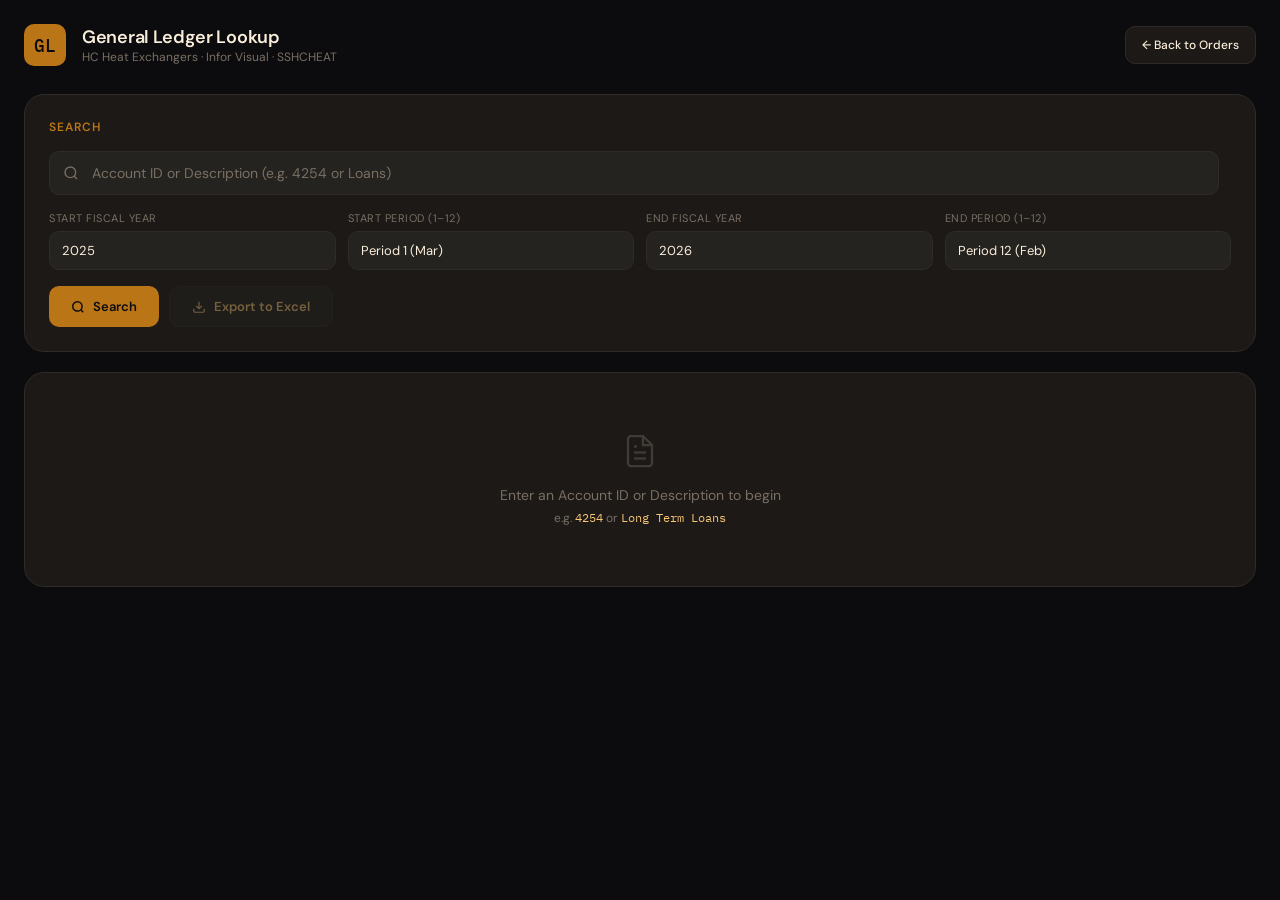
<file: templates/indexgl_original.html>
<!DOCTYPE html>
<html lang="en">
<head>
<meta charset="UTF-8">
<meta name="viewport" content="width=device-width, initial-scale=1.0">
<title>GL Account Lookup — HC Heat Exchangers</title>
<link href="https://fonts.googleapis.com/css2?family=DM+Sans:wght@300;400;500;600&family=IBM+Plex+Mono:wght@400;500&display=swap" rel="stylesheet">
<style>
  :root {
    --base:    #0C0C0F;
    --surface: #1C1917;
    --card:    #242320;
    --border:  #2E2B28;
    --gold:    #BA7517;
    --goldhov: #D4891C;
    --highlight:#FAC775;
    --light:   #FAEEDA;
    --muted:   #7A6F63;
    --red:     #C0392B;
    --green:   #27AE60;
  }
  *, *::before, *::after { box-sizing: border-box; margin: 0; padding: 0; }
  body {
    background: var(--base);
    color: var(--light);
    font-family: 'DM Sans', sans-serif;
    min-height: 100vh;
    padding: 24px;
  }

  /* HEADER */
  .header {
    display: flex;
    align-items: center;
    gap: 16px;
    margin-bottom: 28px;
  }
  .logo {
    width: 42px; height: 42px;
    background: var(--gold);
    border-radius: 10px;
    display: flex; align-items: center; justify-content: center;
    font-family: 'IBM Plex Mono', monospace;
    font-size: 18px; font-weight: 500;
    color: var(--base);
  }
  .header-text h1 {
    font-size: 18px; font-weight: 600; color: var(--light);
    letter-spacing: -0.3px;
  }
  .header-text p { font-size: 12px; color: var(--muted); }

  /* SEARCH CARD */
  .search-card {
    background: var(--surface);
    border: 1px solid var(--border);
    border-radius: 20px;
    padding: 24px;
    margin-bottom: 20px;
  }
  .search-card h2 {
    font-size: 12px; font-weight: 600;
    color: var(--gold);
    text-transform: uppercase;
    letter-spacing: 1px;
    margin-bottom: 16px;
  }

  .search-row {
    display: grid;
    grid-template-columns: 1fr auto;
    gap: 12px;
    margin-bottom: 16px;
  }
  .search-input-wrap {
    position: relative;
  }
  .search-input-wrap svg {
    position: absolute; left: 14px; top: 50%; transform: translateY(-50%);
    color: var(--muted);
  }
  input[type="text"] {
    width: 100%;
    background: var(--card);
    border: 1px solid var(--border);
    border-radius: 10px;
    color: var(--light);
    font-family: 'DM Sans', sans-serif;
    font-size: 14px;
    padding: 12px 14px 12px 42px;
    outline: none;
    transition: border-color .2s;
  }
  input[type="text"]:focus { border-color: var(--gold); }
  input[type="text"]::placeholder { color: var(--muted); }

  .date-grid {
    display: grid;
    grid-template-columns: 1fr 1fr 1fr 1fr;
    gap: 12px;
  }
  .field label {
    display: block;
    font-size: 11px;
    color: var(--muted);
    margin-bottom: 6px;
    text-transform: uppercase;
    letter-spacing: 0.5px;
  }
  select, input[type="number"] {
    width: 100%;
    background: var(--card);
    border: 1px solid var(--border);
    border-radius: 10px;
    color: var(--light);
    font-family: 'DM Sans', sans-serif;
    font-size: 13px;
    padding: 10px 12px;
    outline: none;
    transition: border-color .2s;
    -webkit-appearance: none;
  }
  select:focus, input[type="number"]:focus { border-color: var(--gold); }

  .btn-row { display: flex; gap: 10px; margin-top: 16px; }
  .btn {
    display: inline-flex; align-items: center; gap: 8px;
    padding: 11px 22px;
    border-radius: 10px;
    font-family: 'DM Sans', sans-serif;
    font-size: 13px; font-weight: 600;
    cursor: pointer; border: none;
    transition: all .2s;
  }
  .btn-primary {
    background: var(--gold); color: var(--base);
  }
  .btn-primary:hover { background: var(--goldhov); transform: translateY(-1px); }
  .btn-export {
    background: var(--card); color: var(--highlight);
    border: 1px solid var(--border);
  }
  .btn-export:hover { border-color: var(--gold); }
  .btn:disabled { opacity: .4; cursor: not-allowed; transform: none; }

  /* KPI STRIP */
  .kpi-strip {
    display: grid;
    grid-template-columns: repeat(4, 1fr);
    gap: 12px;
    margin-bottom: 20px;
  }
  .kpi {
    background: var(--surface);
    border: 1px solid var(--border);
    border-radius: 14px;
    padding: 16px 18px;
  }
  .kpi-label { font-size: 11px; color: var(--muted); text-transform: uppercase; letter-spacing: .5px; margin-bottom: 6px; }
  .kpi-value { font-family: 'IBM Plex Mono', monospace; font-size: 16px; font-weight: 500; color: var(--highlight); }
  .kpi-value.neg { color: var(--red); }
  .kpi-value.pos { color: var(--green); }

  /* TABLE */
  .table-card {
    background: var(--surface);
    border: 1px solid var(--border);
    border-radius: 20px;
    overflow: hidden;
  }
  .table-header {
    padding: 16px 20px;
    border-bottom: 1px solid var(--border);
    display: flex; align-items: center; justify-content: space-between;
  }
  .table-header span { font-size: 12px; color: var(--muted); }
  .badge {
    background: var(--card);
    border: 1px solid var(--border);
    border-radius: 20px;
    padding: 3px 10px;
    font-size: 11px; color: var(--highlight);
    font-family: 'IBM Plex Mono', monospace;
  }
  .table-wrap { overflow-x: auto; }
  table { width: 100%; border-collapse: collapse; }
  thead th {
    background: var(--card);
    padding: 10px 14px;
    font-size: 11px; font-weight: 600;
    text-transform: uppercase; letter-spacing: .5px;
    color: var(--gold);
    text-align: left;
    white-space: nowrap;
  }
  thead th.num { text-align: right; }
  tbody tr { border-bottom: 1px solid var(--border); transition: background .15s; }
  tbody tr:hover { background: var(--card); }
  tbody td {
    padding: 10px 14px;
    font-size: 13px; color: var(--light);
    white-space: nowrap;
  }
  tbody td.mono { font-family: 'IBM Plex Mono', monospace; font-size: 12px; }
  tbody td.num { text-align: right; font-family: 'IBM Plex Mono', monospace; font-size: 12px; }
  tbody td.neg { color: var(--red); }
  tbody td.pos { color: var(--green); }
  tbody td.acct-id { color: var(--highlight); font-weight: 600; }
  tfoot td {
    padding: 10px 14px;
    background: var(--base);
    font-family: 'IBM Plex Mono', monospace;
    font-size: 12px; font-weight: 600;
    color: var(--highlight);
    text-align: right;
    border-top: 2px solid var(--gold);
  }
  tfoot td:first-child { text-align: left; color: var(--gold); text-transform: uppercase; font-size: 11px; letter-spacing: 1px; }
  tfoot td.neg { color: var(--red); }

  /* STATES */
  .state {
    padding: 60px 20px;
    text-align: center;
    color: var(--muted);
  }
  .state svg { margin-bottom: 12px; opacity: .4; }
  .state p { font-size: 14px; }
  .state p.hint { font-size: 12px; margin-top: 6px; }

  .spinner {
    width: 28px; height: 28px;
    border: 3px solid var(--border);
    border-top-color: var(--gold);
    border-radius: 50%;
    animation: spin .7s linear infinite;
    margin: 0 auto 12px;
  }
  @keyframes spin { to { transform: rotate(360deg); } }

  .error-msg {
    background: rgba(192,57,43,.12);
    border: 1px solid rgba(192,57,43,.3);
    border-radius: 10px;
    padding: 12px 16px;
    font-size: 13px;
    color: #E57373;
    margin-top: 12px;
    display: none;
  }

  @media (max-width: 768px) {
    .date-grid { grid-template-columns: 1fr 1fr; }
    .kpi-strip { grid-template-columns: 1fr 1fr; }
  }
</style>
</head>
<body>

<div class="header">
  <div class="logo">GL</div>
  <div class="header-text">
    <h1>General Ledger Lookup</h1>
    <p>HC Heat Exchangers · Infor Visual · SSHCHEAT</p>
  </div>
  <div style="flex: 1;"></div>
  <button onclick="window.location.href='/'" style="
    background: var(--surface);
    border: 1px solid var(--border);
    border-radius: 10px;
    padding: 10px 16px;
    font-size: 12px;
    font-weight: 500;
    cursor: pointer;
    color: var(--light);
    transition: all 0.2s;
    font-family: 'DM Sans', sans-serif;
    display: flex;
    align-items: center;
    gap: 6px;
  ">
    ← Back to Orders
  </button>
</div>

<!-- SEARCH CARD -->
<div class="search-card">
  <h2>Search</h2>
  <div class="search-row">
    <div class="search-input-wrap">
      <svg width="16" height="16" viewBox="0 0 24 24" fill="none" stroke="currentColor" stroke-width="2"><circle cx="11" cy="11" r="8"/><path d="m21 21-4.35-4.35"/></svg>
      <input type="text" id="searchQ" placeholder="Account ID or Description (e.g. 4254 or Loans)" />
    </div>
  </div>

  <div class="date-grid">
    <div class="field">
      <label>Start Fiscal Year</label>
      <input type="number" id="startYear" value="2025" min="2000" max="2099" />
    </div>
    <div class="field">
      <label>Start Period (1–12)</label>
      <select id="startPeriod">
        <option value="1">Period 1 (Mar)</option>
        <option value="2">Period 2 (Apr)</option>
        <option value="3">Period 3 (May)</option>
        <option value="4">Period 4 (Jun)</option>
        <option value="5">Period 5 (Jul)</option>
        <option value="6">Period 6 (Aug)</option>
        <option value="7">Period 7 (Sep)</option>
        <option value="8">Period 8 (Oct)</option>
        <option value="9">Period 9 (Nov)</option>
        <option value="10">Period 10 (Dec)</option>
        <option value="11">Period 11 (Jan)</option>
        <option value="12">Period 12 (Feb)</option>
      </select>
    </div>
    <div class="field">
      <label>End Fiscal Year</label>
      <input type="number" id="endYear" value="2026" min="2000" max="2099" />
    </div>
    <div class="field">
      <label>End Period (1–12)</label>
      <select id="endPeriod">
        <option value="1">Period 1 (Mar)</option>
        <option value="2">Period 2 (Apr)</option>
        <option value="3">Period 3 (May)</option>
        <option value="4">Period 4 (Jun)</option>
        <option value="5">Period 5 (Jul)</option>
        <option value="6">Period 6 (Aug)</option>
        <option value="7">Period 7 (Sep)</option>
        <option value="8">Period 8 (Oct)</option>
        <option value="9">Period 9 (Nov)</option>
        <option value="10">Period 10 (Dec)</option>
        <option value="11">Period 11 (Jan)</option>
        <option value="12" selected>Period 12 (Feb)</option>
      </select>
    </div>
  </div>

  <div class="btn-row">
    <button class="btn btn-primary" onclick="runSearch()">
      <svg width="14" height="14" viewBox="0 0 24 24" fill="none" stroke="currentColor" stroke-width="2.5"><circle cx="11" cy="11" r="8"/><path d="m21 21-4.35-4.35"/></svg>
      Search
    </button>
    <button class="btn btn-export" id="exportBtn" onclick="exportExcel()" disabled>
      <svg width="14" height="14" viewBox="0 0 24 24" fill="none" stroke="currentColor" stroke-width="2"><path d="M21 15v4a2 2 0 0 1-2 2H5a2 2 0 0 1-2-2v-4"/><polyline points="7 10 12 15 17 10"/><line x1="12" y1="15" x2="12" y2="3"/></svg>
      Export to Excel
    </button>
  </div>
  <div class="error-msg" id="errorMsg"></div>
</div>

<!-- KPI STRIP -->
<div class="kpi-strip" id="kpiStrip" style="display:none">
  <div class="kpi">
    <div class="kpi-label">Periods</div>
    <div class="kpi-value" id="kpiPeriods">—</div>
  </div>
  <div class="kpi">
    <div class="kpi-label">Latest Balance</div>
    <div class="kpi-value" id="kpiBalance">—</div>
  </div>
  <div class="kpi">
    <div class="kpi-label">Total Debit Movement</div>
    <div class="kpi-value" id="kpiDebit">—</div>
  </div>
  <div class="kpi">
    <div class="kpi-label">Total Credit Movement</div>
    <div class="kpi-value" id="kpiCredit">—</div>
  </div>
</div>

<!-- TABLE CARD -->
<div class="table-card" id="tableCard">
  <div class="state" id="emptyState">
    <svg width="36" height="36" viewBox="0 0 24 24" fill="none" stroke="currentColor" stroke-width="1.5"><path d="M14 2H6a2 2 0 0 0-2 2v16a2 2 0 0 0 2 2h12a2 2 0 0 0 2-2V8z"/><polyline points="14 2 14 8 20 8"/><line x1="16" y1="13" x2="8" y2="13"/><line x1="16" y1="17" x2="8" y2="17"/><polyline points="10 9 9 9 8 9"/></svg>
    <p>Enter an Account ID or Description to begin</p>
    <p class="hint">e.g. <span style="color:var(--highlight);font-family:'IBM Plex Mono',monospace">4254</span> or <span style="color:var(--highlight);font-family:'IBM Plex Mono',monospace">Long Term Loans</span></p>
  </div>
  <div class="state" id="loadingState" style="display:none">
    <div class="spinner"></div>
    <p>Querying database…</p>
  </div>
  <div id="resultsWrap" style="display:none">
    <div class="table-header">
      <span id="tableTitle">Results</span>
      <span class="badge" id="rowCount">0 rows</span>
    </div>
    <div class="table-wrap">
      <table>
        <thead>
          <tr>
            <th>Account ID</th>
            <th>Description</th>
            <th>Period</th>
            <th class="num">Balance</th>
            <th class="num">Budget</th>
            <th class="num">Cum. Budget</th>
            <th class="num">Variance</th>
          </tr>
        </thead>
        <tbody id="tableBody"></tbody>
        <tfoot id="tableFoot"></tfoot>
      </table>
    </div>
  </div>
</div>

<script>
  let lastData = [];

  const fmt = v => {
    const n = parseFloat(v);
    if (isNaN(n) || v === null || v === undefined) return 'R0.00';
    const abs = Math.abs(n).toLocaleString('en-ZA', {minimumFractionDigits:2, maximumFractionDigits:2});
    return n < 0 ? `(R${abs})` : `R${abs}`;
  };

  const validateParams = (p) => {
    const errors = [];
    
    if (!p.q || p.q.trim().length < 2) {
      errors.push('Search query must be at least 2 characters');
    }
    
    const startYear = parseInt(p.start_year);
    const endYear = parseInt(p.end_year);
    const startPeriod = parseInt(p.start_period);
    const endPeriod = parseInt(p.end_period);
    
    if (isNaN(startYear) || startYear < 2000 || startYear > 2099) {
      errors.push('Start year must be between 2000-2099');
    }
    
    if (isNaN(endYear) || endYear < 2000 || endYear > 2099) {
      errors.push('End year must be between 2000-2099');
    }
    
    if (isNaN(startPeriod) || startPeriod < 1 || startPeriod > 12) {
      errors.push('Start period must be between 1-12');
    }
    
    if (isNaN(endPeriod) || endPeriod < 1 || endPeriod > 12) {
      errors.push('End period must be between 1-12');
    }
    
    if ((startYear > endYear) || (startYear === endYear && startPeriod > endPeriod)) {
      errors.push('Start date must be before or equal to end date');
    }
    
    return errors;
  };

  const params = () => ({
    q:            document.getElementById('searchQ').value.trim(),
    start_year:   document.getElementById('startYear').value,
    start_period: document.getElementById('startPeriod').value,
    end_year:     document.getElementById('endYear').value,
    end_period:   document.getElementById('endPeriod').value,
  });

  document.getElementById('searchQ').addEventListener('keydown', e => {
    if (e.key === 'Enter') runSearch();
  });

  async function runSearch() {
    const p = params();
    
    // Client-side validation
    const validationErrors = validateParams(p);
    if (validationErrors.length > 0) {
      showError(validationErrors.join('. '));
      return;
    }
    
    hideError();
    showState('loading');

    const qs = new URLSearchParams(p).toString();
    try {
      const res = await fetch('/api/gl/search?' + qs);
      
      if (!res.ok) {
        const json = await res.json();
        showError(json.error || `Server error: ${res.status}`);
        showState('empty');
        return;
      }
      
      const json = await res.json();
      
      if (!json.data || !Array.isArray(json.data)) {
        showError('Invalid response from server');
        showState('empty');
        return;
      }
      
      lastData = json.data;
      renderTable(lastData);
      renderKPIs(lastData);
      document.getElementById('exportBtn').disabled = lastData.length === 0;
    } catch(e) {
      console.error('Search error:', e);
      showError('Connection error: ' + e.message);
      showState('empty');
    }
  }

  function renderTable(data) {
    if (!data || !data.length) { showState('empty'); return; }
    showState('results');
    document.getElementById('rowCount').textContent = data.length + ' rows';
    
    // Safely access first record properties
    const firstRecord = data[0];
    const accountId = firstRecord.Account_ID || 'Unknown';
    const description = firstRecord.Description || 'Unknown';
    document.getElementById('tableTitle').textContent = `${accountId} · ${description}`;

    const tbody = document.getElementById('tableBody');
    tbody.innerHTML = data.map(r => {
      // Safe property access with fallbacks
      const accountId = r.Account_ID || 'N/A';
      const description = r.Description || 'N/A';
      const period = r.Period || 'N/A';
      const balance = r.Balance || 0;
      const budget = r.Budget || 0;
      const cumBudget = r.Cumulative_Budget || 0;
      const variance = r.Variance || 0;
      
      const bal = parseFloat(balance);
      const vari = parseFloat(variance);
      
      return `<tr>
        <td class="acct-id mono">${accountId}</td>
        <td>${description}</td>
        <td class="mono">${period}</td>
        <td class="num ${bal < 0 ? 'neg' : 'pos'}">${fmt(balance)}</td>
        <td class="num">${fmt(budget)}</td>
        <td class="num">${fmt(cumBudget)}</td>
        <td class="num ${vari < 0 ? 'neg' : 'pos'}">${fmt(variance)}</td>
      </tr>`;
    }).join('');

    // Totals with safe calculations
    const totBal  = data.reduce((s,r) => s + (parseFloat(r.Balance) || 0), 0);
    const totBudg = data.reduce((s,r) => s + (parseFloat(r.Budget) || 0), 0);
    const totVar  = data.reduce((s,r) => s + (parseFloat(r.Variance) || 0), 0);
    
    document.getElementById('tableFoot').innerHTML = `<tr>
      <td colspan="3">Totals</td>
      <td class="${totBal<0?'neg':''}">${fmt(totBal)}</td>
      <td>${fmt(totBudg)}</td>
      <td></td>
      <td class="${totVar<0?'neg':''}">${fmt(totVar)}</td>
    </tr>`;
  }

  function renderKPIs(data) {
    if (!data || !data.length) { 
      document.getElementById('kpiStrip').style.display = 'none'; 
      return; 
    }
    
    document.getElementById('kpiStrip').style.display = 'grid';
    
    // Safe access to last record
    const lastRecord = data[data.length - 1];
    const latest = parseFloat(lastRecord.Balance) || 0;
    
    const totBal = data.reduce((s,r)=>s+(parseFloat(r.Balance)||0),0);
    const neg = data.filter(r=>(parseFloat(r.Balance)||0) < 0).length;
    const pos = data.length - neg;

    document.getElementById('kpiPeriods').textContent  = data.length;
    document.getElementById('kpiBalance').textContent  = fmt(latest);
    document.getElementById('kpiBalance').className    = 'kpi-value ' + (latest<0?'neg':'pos');
    document.getElementById('kpiDebit').textContent    = neg + ' periods negative';
    document.getElementById('kpiCredit').textContent   = pos + ' periods positive';
  }

  function exportExcel() {
    const p = params();
    
    // Client-side validation
    const validationErrors = validateParams(p);
    if (validationErrors.length > 0) {
      showError('Cannot export: ' + validationErrors.join('. '));
      return;
    }
    
    if (!p.q || p.q.trim().length < 2) {
      showError('Cannot export: Please enter a valid search query');
      return;
    }
    
    try {
      const qs = new URLSearchParams(p).toString();
      window.location = '/api/gl/export?' + qs;
    } catch(e) {
      console.error('Export error:', e);
      showError('Export failed: ' + e.message);
    }
  }

  function showState(s) {
    document.getElementById('emptyState').style.display   = s==='empty'   ? 'block' : 'none';
    document.getElementById('loadingState').style.display = s==='loading' ? 'block' : 'none';
    document.getElementById('resultsWrap').style.display  = s==='results' ? 'block' : 'none';
  }

  function showError(msg) {
    const el = document.getElementById('errorMsg');
    el.textContent = msg; el.style.display = 'block';
  }
  function hideError() {
    document.getElementById('errorMsg').style.display = 'none';
  }
</script>
</body>
</html>
</file>
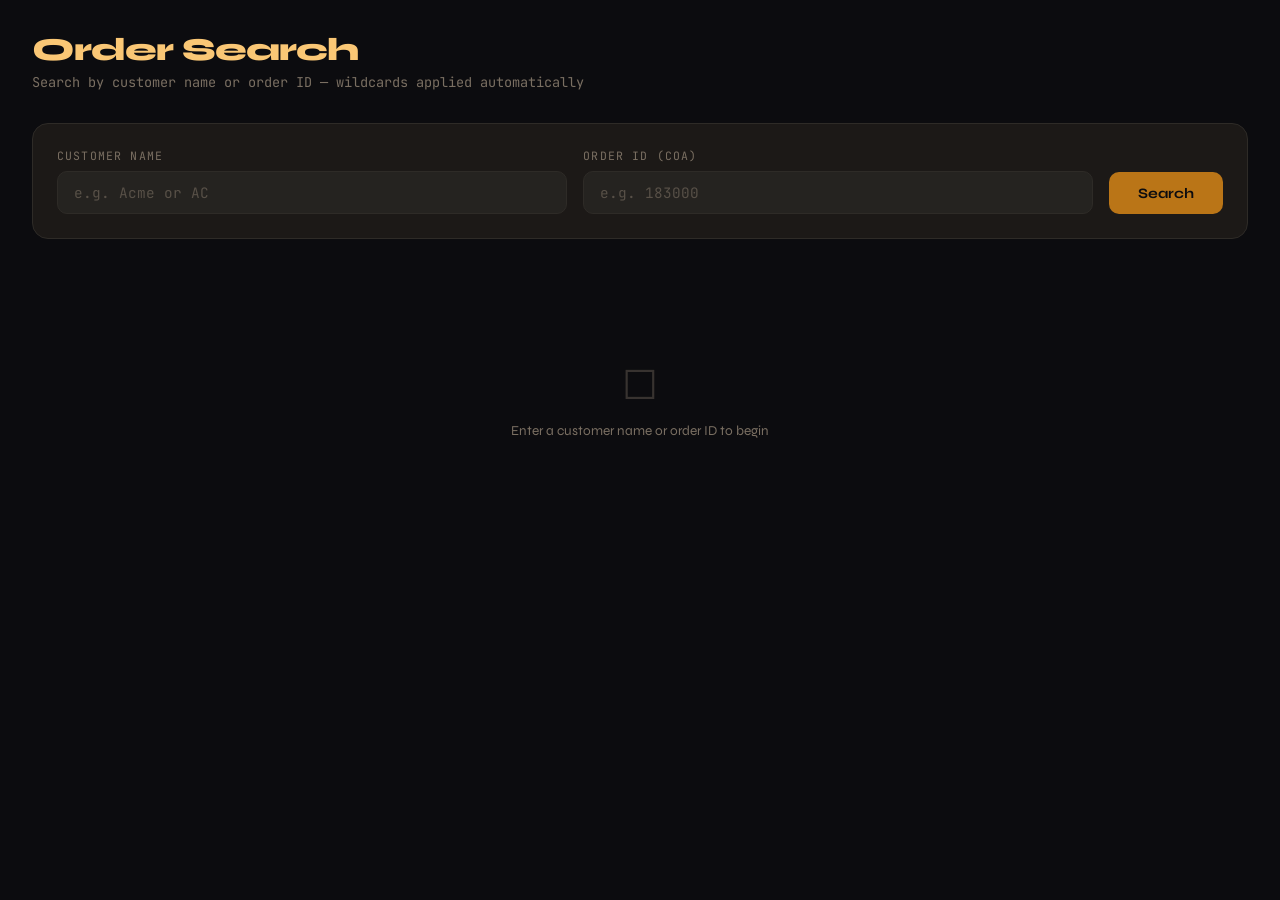
<file: templates/order_search.html>
<!DOCTYPE html>
<html lang="en">
<head>
<meta charset="UTF-8" />
<meta name="viewport" content="width=device-width, initial-scale=1.0"/>
<title>Order Search</title>
<link rel="preconnect" href="https://fonts.googleapis.com"/>
<link href="https://fonts.googleapis.com/css2?family=Syne:wght@400;600;700;800&family=JetBrains+Mono:wght@400;500&display=swap" rel="stylesheet"/>
<style>
  :root {
    --base:      #0C0C0F;
    --surface:   #1C1917;
    --surface2:  #252320;
    --border:    #2E2B27;
    --accent:    #BA7517;
    --highlight: #FAC775;
    --light:     #FAEEDA;
    --muted:     #7A6F62;
    --text:      #E8E0D4;
    --danger:    #C0392B;
    --success:   #2E7D52;
    --radius:    16px;
    --radius-sm: 10px;
  }

  *, *::before, *::after { box-sizing: border-box; margin: 0; padding: 0; }

  body {
    background: var(--base);
    color: var(--text);
    font-family: 'Syne', sans-serif;
    min-height: 100vh;
    padding: 2rem;
  }

  /* ── HEADER ── */
  .page-header {
    margin-bottom: 2rem;
  }
  .page-header h1 {
    font-size: 2rem;
    font-weight: 800;
    color: var(--highlight);
    letter-spacing: -0.03em;
    line-height: 1.1;
  }
  .page-header p {
    color: var(--muted);
    font-size: 0.85rem;
    margin-top: 0.35rem;
    font-family: 'JetBrains Mono', monospace;
  }

  /* ── SEARCH CARD ── */
  .search-card {
    background: var(--surface);
    border: 1px solid var(--border);
    border-radius: var(--radius);
    padding: 1.5rem;
    margin-bottom: 1.5rem;
    display: grid;
    grid-template-columns: 1fr 1fr auto;
    gap: 1rem;
    align-items: end;
  }

  .field label {
    display: block;
    font-size: 0.72rem;
    font-family: 'JetBrains Mono', monospace;
    color: var(--muted);
    text-transform: uppercase;
    letter-spacing: 0.1em;
    margin-bottom: 0.5rem;
  }

  .field input {
    width: 100%;
    background: var(--surface2);
    border: 1px solid var(--border);
    border-radius: var(--radius-sm);
    color: var(--text);
    font-family: 'JetBrains Mono', monospace;
    font-size: 0.9rem;
    padding: 0.7rem 1rem;
    outline: none;
    transition: border-color 0.2s;
  }
  .field input:focus {
    border-color: var(--accent);
  }
  .field input::placeholder {
    color: var(--muted);
    opacity: 0.6;
  }

  .btn-search {
    background: var(--accent);
    color: var(--base);
    border: none;
    border-radius: var(--radius-sm);
    font-family: 'Syne', sans-serif;
    font-weight: 700;
    font-size: 0.9rem;
    padding: 0.7rem 1.8rem;
    cursor: pointer;
    transition: background 0.2s, transform 0.1s;
    white-space: nowrap;
    height: 42px;
  }
  .btn-search:hover  { background: var(--highlight); }
  .btn-search:active { transform: scale(0.97); }
  .btn-search:disabled { opacity: 0.5; cursor: not-allowed; }

  /* ── STATUS BAR ── */
  .status-bar {
    font-family: 'JetBrains Mono', monospace;
    font-size: 0.78rem;
    color: var(--muted);
    margin-bottom: 1rem;
    min-height: 1.2rem;
  }
  .status-bar .count  { color: var(--highlight); font-weight: 500; }
  .status-bar .err    { color: var(--danger); }

  /* ── RESULTS ── */
  .results-wrapper {
    display: flex;
    flex-direction: column;
    gap: 1.5rem;
  }

  /* Order group block */
  .order-block {
    background: var(--surface);
    border: 1px solid var(--border);
    border-radius: var(--radius);
    overflow: hidden;
    animation: fadeUp 0.3s ease both;
  }
  @keyframes fadeUp {
    from { opacity: 0; transform: translateY(8px); }
    to   { opacity: 1; transform: translateY(0); }
  }

  /* Order header row */
  .order-header {
    display: grid;
    grid-template-columns: auto 1fr auto auto auto;
    gap: 1rem;
    align-items: center;
    padding: 1rem 1.25rem;
    background: var(--surface2);
    border-bottom: 1px solid var(--border);
    cursor: pointer;
    user-select: none;
  }
  .order-id {
    font-family: 'JetBrains Mono', monospace;
    font-size: 1rem;
    font-weight: 600;
    color: var(--highlight);
  }
  .order-customer {
    font-weight: 700;
    font-size: 0.95rem;
    color: var(--text);
  }
  .order-coa {
    font-family: 'JetBrains Mono', monospace;
    font-size: 0.78rem;
    color: var(--muted);
  }
  .order-date {
    font-family: 'JetBrains Mono', monospace;
    font-size: 0.78rem;
    color: var(--muted);
  }
  .order-status {
    font-family: 'JetBrains Mono', monospace;
    font-size: 0.72rem;
    font-weight: 600;
    padding: 0.25rem 0.6rem;
    border-radius: 6px;
    text-transform: uppercase;
    letter-spacing: 0.06em;
  }
  .status-O { background: rgba(186,117,23,0.2); color: var(--highlight); border: 1px solid var(--accent); }
  .status-C { background: rgba(46,125,82,0.2);  color: #4CAF82;          border: 1px solid #2E7D52; }
  .status-X { background: rgba(192,57,43,0.2);  color: #E57373;          border: 1px solid var(--danger); }
  .status-  { background: rgba(255,255,255,0.05); color: var(--muted);   border: 1px solid var(--border); }

  .chevron {
    color: var(--muted);
    font-size: 0.8rem;
    transition: transform 0.2s;
    margin-left: 0.5rem;
  }
  .order-block.collapsed .chevron { transform: rotate(-90deg); }

  /* Lines table */
  .lines-table-wrap {
    overflow-x: auto;
  }
  .order-block.collapsed .lines-table-wrap { display: none; }

  table {
    width: 100%;
    border-collapse: collapse;
    font-size: 0.82rem;
  }
  thead tr {
    background: rgba(186,117,23,0.08);
    border-bottom: 1px solid var(--border);
  }
  thead th {
    font-family: 'JetBrains Mono', monospace;
    font-size: 0.68rem;
    text-transform: uppercase;
    letter-spacing: 0.08em;
    color: var(--muted);
    padding: 0.6rem 1rem;
    text-align: left;
    white-space: nowrap;
  }
  thead th.num { text-align: right; }

  tbody tr { border-bottom: 1px solid var(--border); transition: background 0.15s; }
  tbody tr:last-child { border-bottom: none; }
  tbody tr:hover { background: rgba(186,117,23,0.05); }

  td {
    padding: 0.6rem 1rem;
    color: var(--text);
    white-space: nowrap;
  }
  td.num  { text-align: right; font-family: 'JetBrains Mono', monospace; }
  td.mono { font-family: 'JetBrains Mono', monospace; font-size: 0.8rem; }
  td.muted { color: var(--muted); }

  .line-status-badge {
    font-family: 'JetBrains Mono', monospace;
    font-size: 0.65rem;
    padding: 0.15rem 0.45rem;
    border-radius: 4px;
    text-transform: uppercase;
    letter-spacing: 0.05em;
  }
  .ls-O { background: rgba(186,117,23,0.15); color: var(--highlight); }
  .ls-C { background: rgba(46,125,82,0.15);  color: #4CAF82; }
  .ls-X { background: rgba(192,57,43,0.15);  color: #E57373; }

  /* Footer totals row */
  .totals-row td {
    background: var(--surface2);
    border-top: 2px solid var(--border);
    font-weight: 700;
    color: var(--highlight);
    font-family: 'JetBrains Mono', monospace;
  }

  /* ── EMPTY / LOADING ── */
  .empty-state {
    text-align: center;
    padding: 4rem 2rem;
    color: var(--muted);
  }
  .empty-state .icon { font-size: 2.5rem; margin-bottom: 0.75rem; opacity: 0.4; }
  .empty-state p { font-size: 0.85rem; }

  .spinner {
    display: inline-block;
    width: 16px; height: 16px;
    border: 2px solid var(--border);
    border-top-color: var(--accent);
    border-radius: 50%;
    animation: spin 0.6s linear infinite;
    vertical-align: middle;
    margin-right: 0.5rem;
  }
  @keyframes spin { to { transform: rotate(360deg); } }

  /* ── RESPONSIVE ── */
  @media (max-width: 700px) {
    .search-card { grid-template-columns: 1fr; }
    .order-header { grid-template-columns: 1fr 1fr; gap: 0.5rem; }
  }
</style>
</head>
<body>

<div class="page-header">
  <h1>Order Search</h1>
  <p>Search by customer name or order ID &mdash; wildcards applied automatically</p>
</div>

<div class="search-card">
  <div class="field">
    <label>Customer Name</label>
    <input id="inp-customer" type="text" placeholder="e.g. Acme or AC" autocomplete="off"/>
  </div>
  <div class="field">
    <label>Order ID (COA)</label>
    <input id="inp-order" type="text" placeholder="e.g. 183000" autocomplete="off"/>
  </div>
  <button class="btn-search" id="btn-search" onclick="runSearch()">Search</button>
</div>

<div class="status-bar" id="status"></div>
<div class="results-wrapper" id="results">
  <div class="empty-state">
    <div class="icon">&#9744;</div>
    <p>Enter a customer name or order ID to begin</p>
  </div>
</div>

<script>
  // Allow Enter key to trigger search
  document.getElementById('inp-customer').addEventListener('keydown', e => { if (e.key === 'Enter') runSearch(); });
  document.getElementById('inp-order').addEventListener('keydown',   e => { if (e.key === 'Enter') runSearch(); });

  function fmt(val) {
    if (val === null || val === undefined) return '<span class="muted">—</span>';
    return val;
  }
  function fmtNum(val, decimals = 2) {
    if (val === null || val === undefined) return '<span class="muted">—</span>';
    return parseFloat(val).toLocaleString('en-ZA', { minimumFractionDigits: decimals, maximumFractionDigits: decimals });
  }
  function statusBadge(s) {
    const map = { O: 'Open', C: 'Closed', X: 'Cancelled' };
    const cls = ['O','C','X'].includes(s) ? s : ' ';
    return `<span class="order-status status-${cls.trim() || 'def'}">${map[s] || s || 'Unknown'}</span>`;
  }
  function lineBadge(s) {
    const map = { O: 'Open', C: 'Closed', X: 'Cancelled' };
    const cls = ['O','C','X'].includes(s) ? s : 'O';
    return `<span class="line-status-badge ls-${cls}">${map[s] || s || '?'}</span>`;
  }

  function groupByOrder(rows) {
    const map = {};
    rows.forEach(r => {
      if (!map[r.Order_ID]) map[r.Order_ID] = [];
      map[r.Order_ID].push(r);
    });
    return map;
  }

  function toggleOrder(id) {
  const block = document.getElementById('ob-' + id);
  if (block) block.classList.toggle('collapsed');
}

  function renderResults(rows) {
    const container = document.getElementById('results');
    if (!rows.length) {
      container.innerHTML = '<div class="empty-state"><div class="icon">&#9744;</div><p>No orders found matching your search.</p></div>';
      return;
    }

    const grouped = groupByOrder(rows);
    let html = '';

    Object.entries(grouped).forEach(([orderId, lines], idx) => {
      const first = lines[0];
      const grandTotal   = parseFloat(first.Order_Grand_Total  || 0);
      const totalShipped = parseFloat(first.Order_Total_Shipped || 0);

      html += `
        <div class="order-block" id="ob-${CSS.escape(orderId)}">
         <div class="order-header" onclick="toggleOrder('${CSS.escape(orderId)}')">
            <span class="order-id">#${fmt(first.Order_ID)}</span>
            <span class="order-customer">${fmt(first.Customer_Name)}</span>
            <span class="order-coa">COA: ${fmt(first.COA_Number)}</span>
            <span class="order-date">${fmt(first.ORDER_DATE)}</span>
            ${statusBadge(first.STATUS)}
            <span class="chevron">&#9660;</span>
          </div>
          <div class="lines-table-wrap">
            <table>
              <thead>
                <tr>
                  <th>Line</th>
                  <th>Part ID</th>
                  <th>Description</th>
                  <th class="num">Ord Qty</th>
                  <th class="num">Ship Qty</th>
                  <th class="num">Outstanding</th>
                  <th class="num">Unit Price</th>
                  <th class="num">Disc %</th>
                  <th class="num">Net Price</th>
                  <th class="num">Line Total</th>
                  <th>Status</th>
                </tr>
              </thead>
              <tbody>
                ${lines.map(l => `
                  <tr>
                    <td class="mono">${fmt(l.LINE_NO)}</td>
                    <td class="mono">${fmt(l.PART_ID)}</td>
                    <td>${fmt(l.Part_Description)}</td>
                    <td class="num">${fmtNum(l.ORDER_QTY, 0)}</td>
                    <td class="num">${fmtNum(l.TOTAL_SHIPPED_QTY, 0)}</td>
                    <td class="num">${fmtNum(l.Outstanding_QTY, 0)}</td>
                    <td class="num">${fmtNum(l.UNIT_PRICE)}</td>
                    <td class="num">${l.TRADE_DISC_PERCENT ? fmtNum(l.TRADE_DISC_PERCENT) : '—'}</td>
                    <td class="num">${fmtNum(l.Net_Unit_Price)}</td>
                    <td class="num">${fmtNum(l.Line_Total)}</td>
                    <td>${lineBadge(l.LINE_STATUS)}</td>
                  </tr>
                `).join('')}
              </tbody>
              <tfoot>
                <tr class="totals-row">
                  <td colspan="9" style="text-align:right; padding-right:1rem; font-size:0.75rem; color:var(--muted);">ORDER TOTAL</td>
                  <td class="num">${fmtNum(grandTotal)}</td>
                  <td></td>
                </tr>
                <tr class="totals-row">
                  <td colspan="9" style="text-align:right; padding-right:1rem; font-size:0.75rem; color:var(--muted);">TOTAL SHIPPED</td>
                  <td class="num">${fmtNum(totalShipped)}</td>
                  <td></td>
                </tr>
              </tfoot>
            </table>
          </div>
        </div>`;
    });

    container.innerHTML = html;
  }

  async function runSearch() {
    const customer = document.getElementById('inp-customer').value.trim();
    const orderId  = document.getElementById('inp-order').value.trim();
    const status   = document.getElementById('status');
    const btn      = document.getElementById('btn-search');

    if (!customer && !orderId) {
      status.innerHTML = '<span class="err">Please enter a customer name or order ID.</span>';
      return;
    }

    btn.disabled = true;
    status.innerHTML = '<span class="spinner"></span>Searching...';
    document.getElementById('results').innerHTML = '';

    const params = new URLSearchParams();
    if (customer) params.set('customer_name', customer);
    if (orderId)  params.set('order_id', orderId);

    try {
      const res  = await fetch('/api/order-search?' + params.toString());
      const data = await res.json();

      if (data.error) {
        status.innerHTML = `<span class="err">Error: ${data.error}</span>`;
        document.getElementById('results').innerHTML = '';
      } else {
        const orderCount = Object.keys(groupByOrder(data.results)).length;
        status.innerHTML = `<span class="count">${data.count}</span> line(s) across <span class="count">${orderCount}</span> order(s)`;
        renderResults(data.results);
      }
    } catch (e) {
      status.innerHTML = `<span class="err">Request failed: ${e.message}</span>`;
    } finally {
      btn.disabled = false;
    }
  }
</script>
</body>
</html>
</file>
